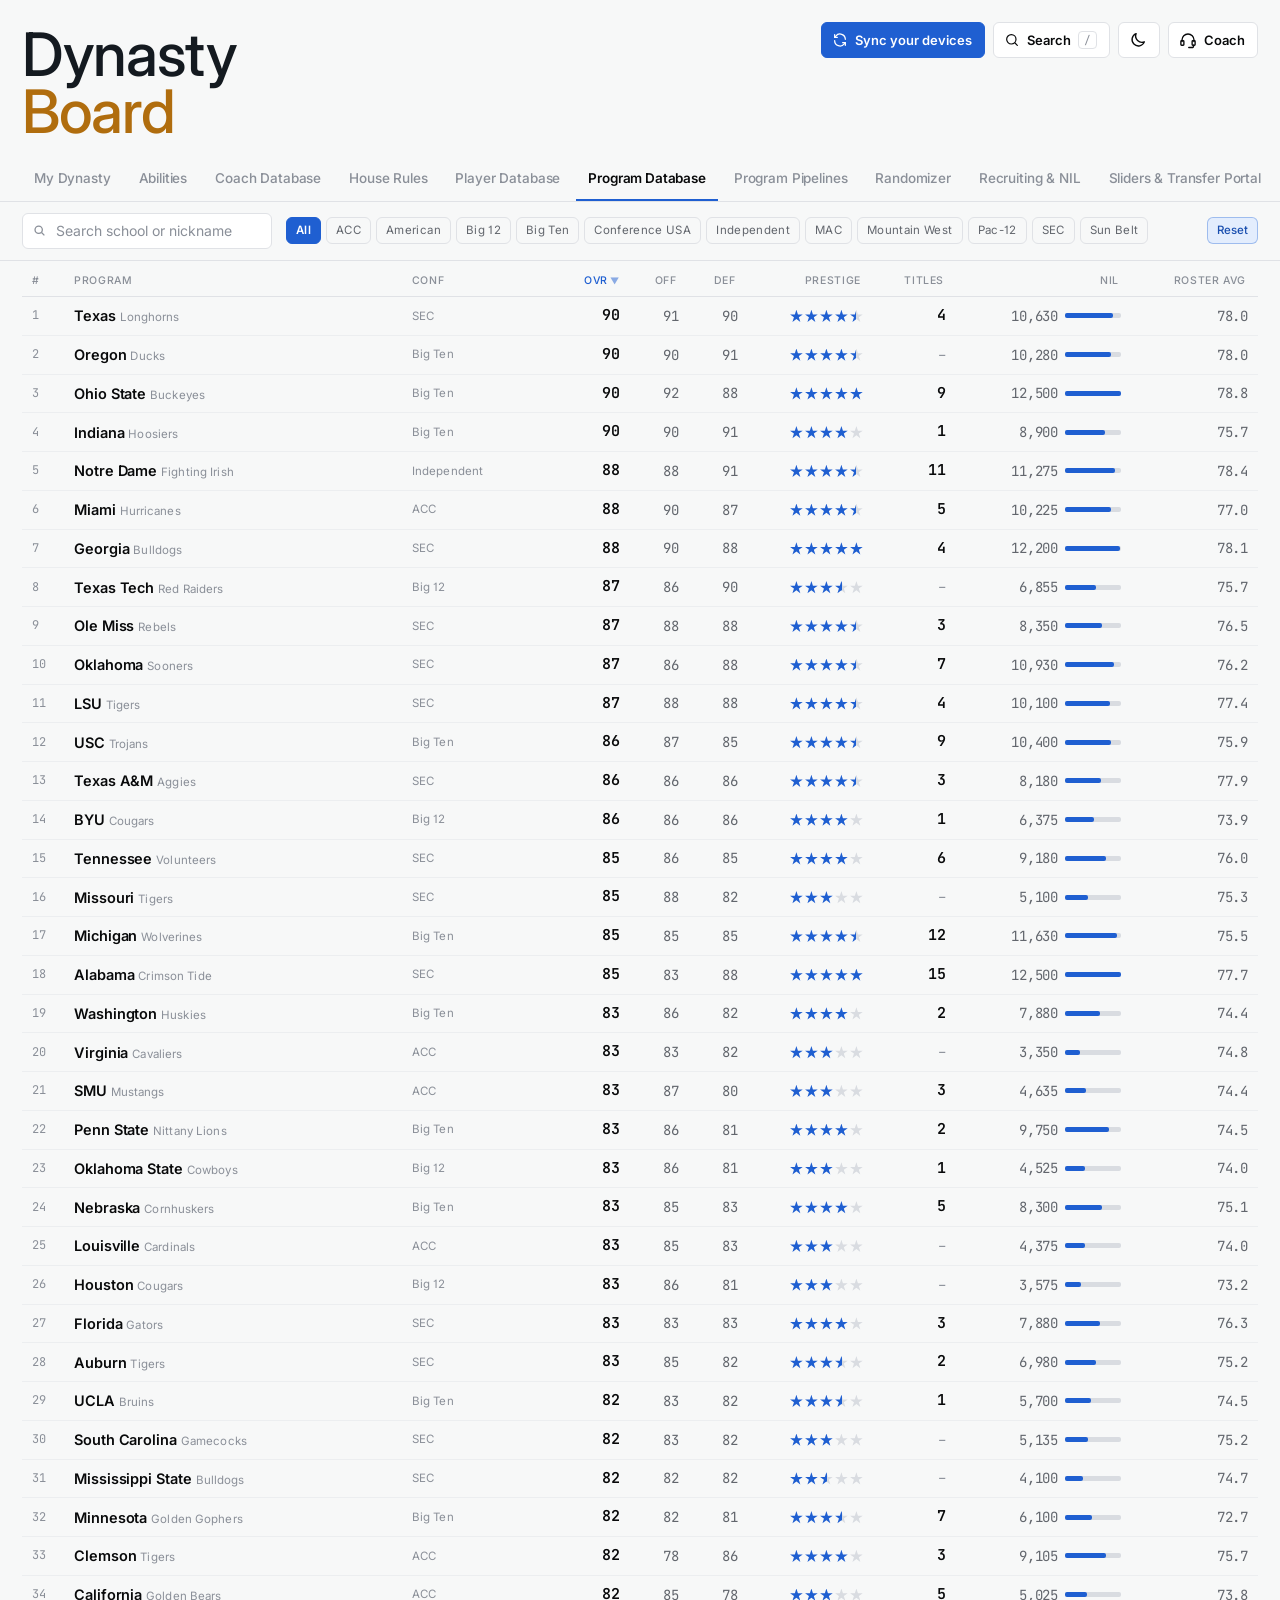
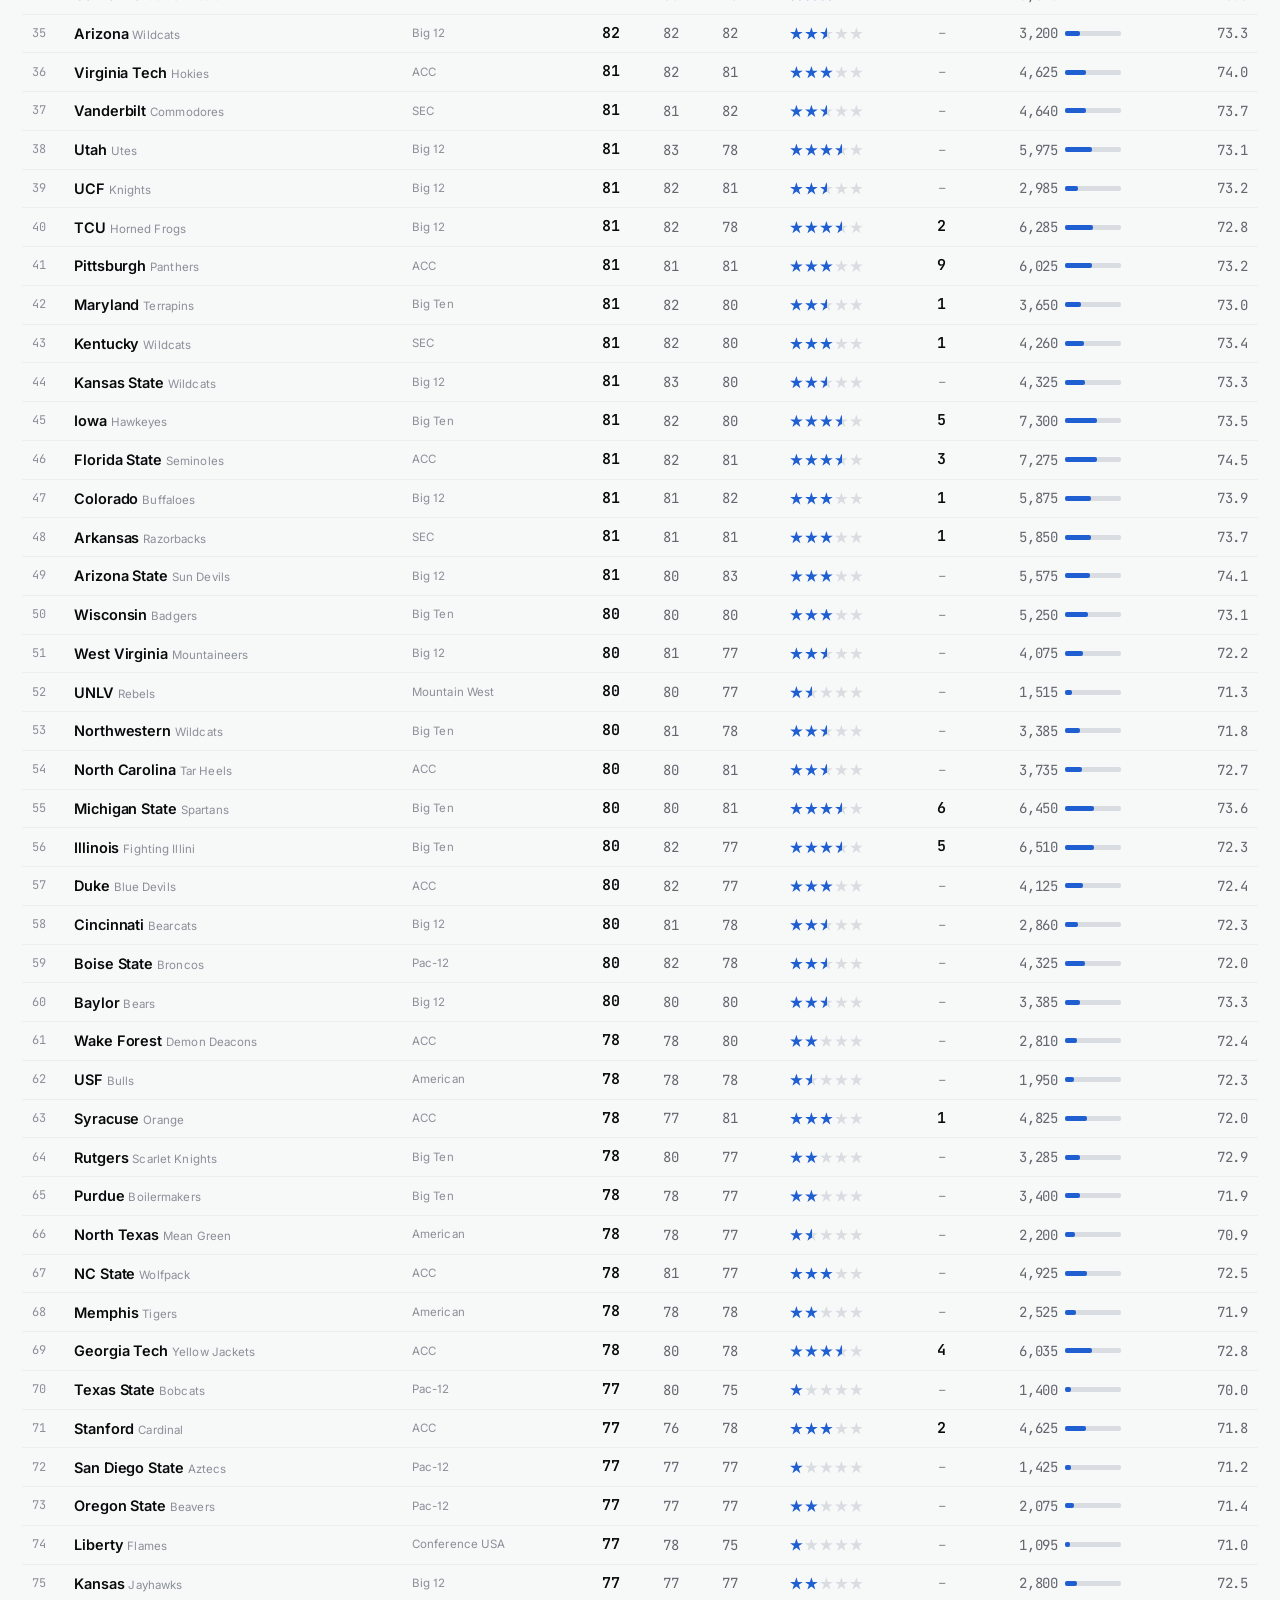
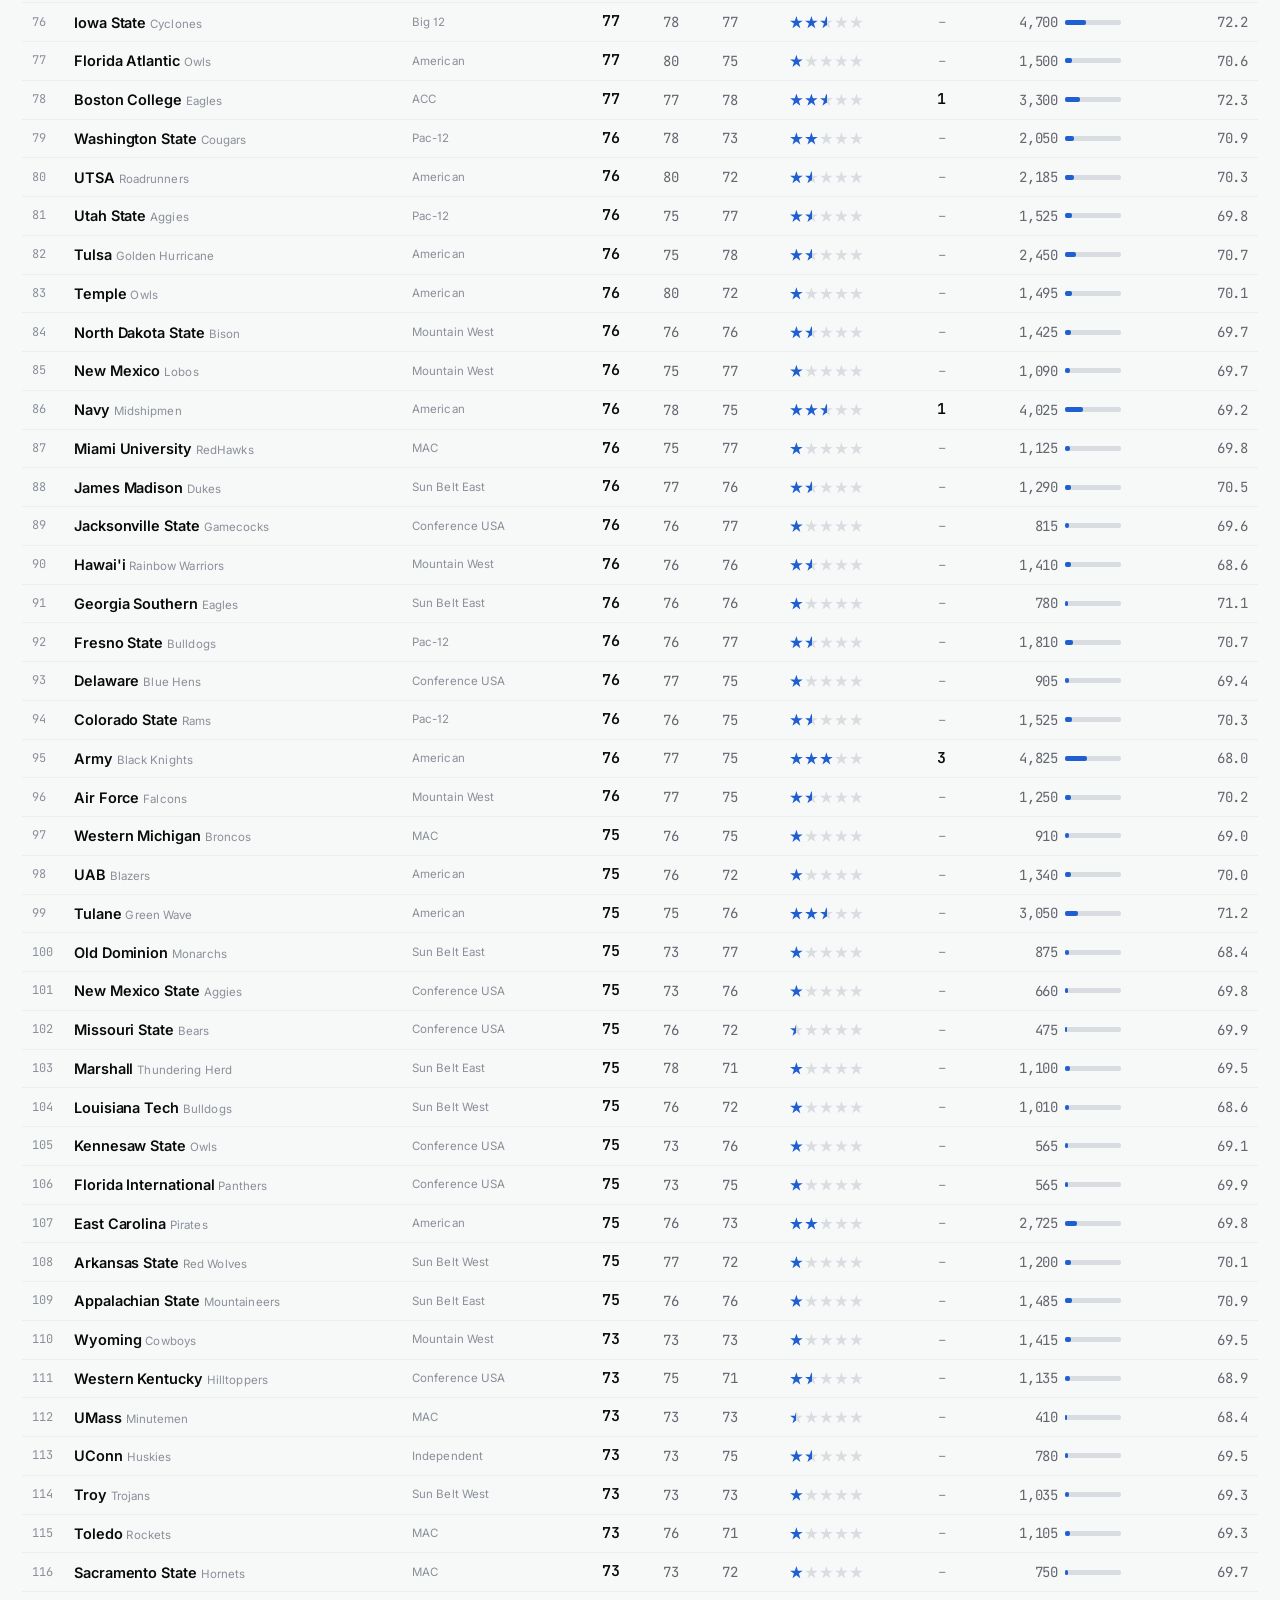
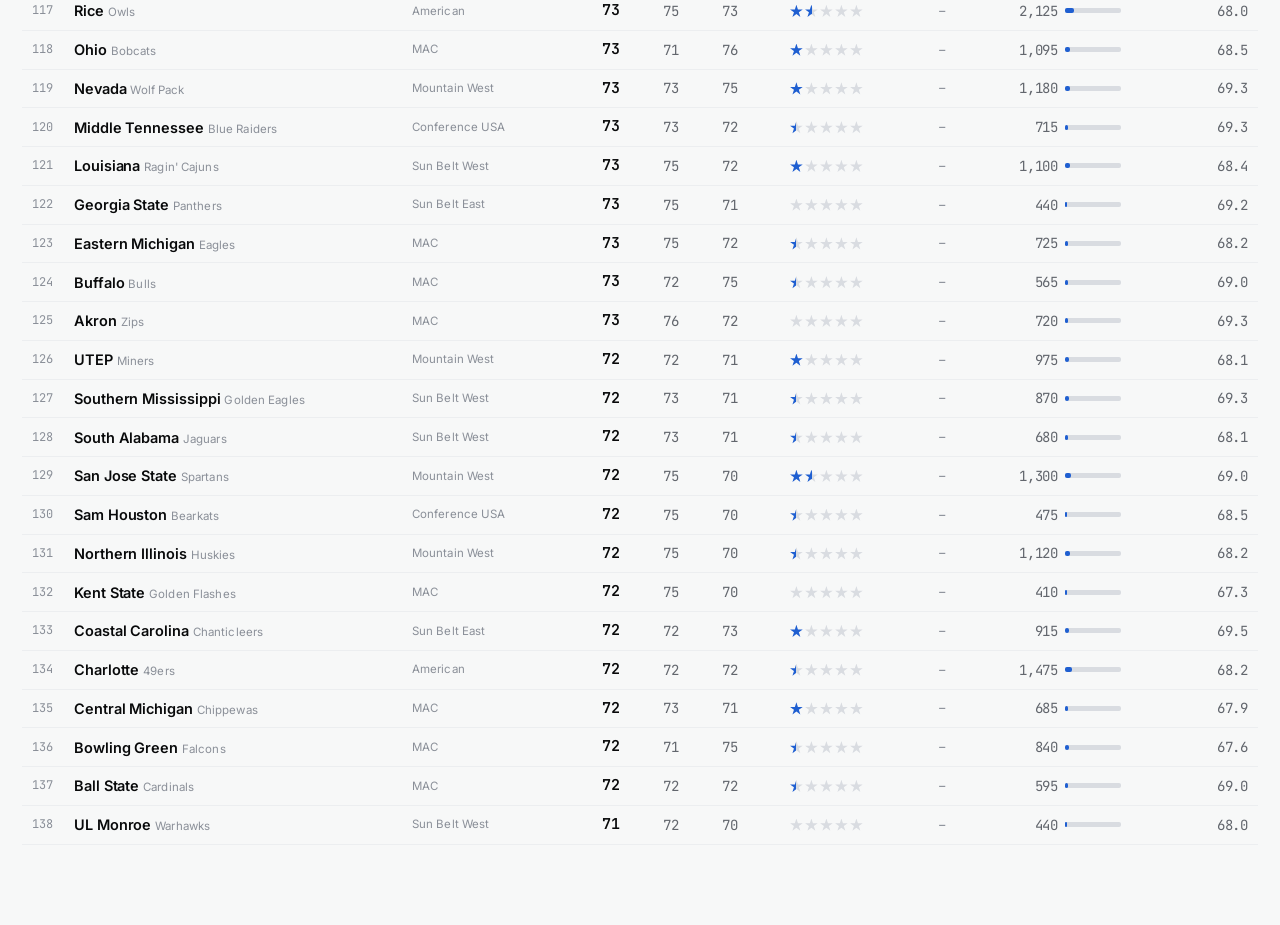
<file: public/index.html>
<!doctype html><html><head><meta charset=utf8><meta name=viewport content="width=device-width,initial-scale=1,viewport-fit=cover"><style>:root{color-scheme:light;box-sizing:border-box;padding-top:env(safe-area-inset-top,0px);padding-bottom:env(safe-area-inset-bottom,0px)}html{scroll-padding-top:env(safe-area-inset-top,0px)}body{margin:0;padding:0;font:14px -apple-system,BlinkMacSystemFont,sans-serif;background:#faf9f5;color:#141413}img{max-width:100%}[hidden]:not([hidden=until-found i]){display:none!important}</style></head><body>
<title>CFB 27 Dynasty Board</title>
<link rel="icon" href="/favicon.ico" sizes="32x32 48x48">
<link rel="icon" href="/favicon.svg" type="image/svg+xml">
<link rel="apple-touch-icon" href="/apple-touch-icon.png">
<link rel="preconnect" href="https://fonts.googleapis.com">
<link rel="preconnect" href="https://fonts.gstatic.com" crossorigin>
<link rel="stylesheet" href="https://fonts.googleapis.com/css2?family=Inter:opsz,wght@14..32,300..700&family=JetBrains+Mono:wght@400;500;600&display=swap">

<script>try{const t=localStorage.getItem("theme-v1");if(t==="light"||t==="dark")document.documentElement.dataset.theme=t}catch(e){}</script>
<link rel="stylesheet" href="css/site.css">

<div class="masthead">
  <h1 class="wordmark">Dynasty<br><em>Board</em></h1>
  <div class="mhact">
  <button class="coachbtn syncbtn" id="syncOpen" type="button" title="Keep your dynasties the same on every device"><svg width="16" height="16" viewBox="0 0 24 24" fill="none" stroke="currentColor" stroke-width="1.9" stroke-linecap="round" stroke-linejoin="round" aria-hidden="true"><path d="M20 11a8 8 0 0 0-14.3-4.9L4 8"/><path d="M4 4v4h4"/><path d="M4 13a8 8 0 0 0 14.3 4.9L20 16"/><path d="M20 20v-4h-4"/></svg><span id="syncLbl">Sync your devices</span></button>
  <button class="coachbtn gsbtn" id="gsOpen" type="button" aria-haspopup="dialog" aria-label="Search everything" title="Search everything (Ctrl+K or /)"><svg width="16" height="16" viewBox="0 0 24 24" fill="none" stroke="currentColor" stroke-width="1.8" stroke-linecap="round" aria-hidden="true"><circle cx="11" cy="11" r="7"/><path d="m20 20-3.5-3.5"/></svg>Search <kbd>/</kbd></button>
  <button class="coachbtn themebtn" id="themeBtn" type="button"></button>
  <button class="coachbtn" id="pOpen" type="button" aria-controls="pChat" aria-expanded="false" title="Plan a dynasty with Coach"><svg width="18" height="18" viewBox="0 0 24 24" fill="none" stroke="currentColor" stroke-width="1.8" stroke-linecap="round" stroke-linejoin="round" aria-hidden="true"><path d="M4 14v-2a8 8 0 0 1 16 0v2"/><rect x="2.5" y="13" width="4" height="6" rx="1"/><rect x="17.5" y="13" width="4" height="6" rx="1"/><path d="M19.5 19v.5a2.5 2.5 0 0 1-2.5 2.5h-4"/></svg>Coach</button>
  </div>
</div>

<dialog class="gs" id="gs" aria-label="Search everything">
  <label class="search"><svg width="16" height="16" viewBox="0 0 24 24" fill="none" stroke="currentColor" stroke-width="1.8" stroke-linecap="round" aria-hidden="true"><circle cx="11" cy="11" r="7"/><path d="m20 20-3.5-3.5"/></svg>
    <input id="gsq" type="search" placeholder="Team, coach, ability, rule or tab" autocomplete="off" spellcheck="false" role="combobox" aria-controls="gsl" aria-expanded="true" aria-autocomplete="list"><kbd>Esc</kbd></label>
  <ul class="cb" id="gsl" role="listbox"></ul>
</dialog>
<dialog class="gs plc" id="plc" aria-labelledby="plcN">
  <div class="ks-h"><h2 id="plcN"></h2><button class="ib" id="plcX" type="button" aria-label="Close"><kbd>Esc</kbd></button></div>
  <div id="plcB"></div>
</dialog>
<dialog class="gs ks sy" id="sy" aria-labelledby="syT">
  <div class="ks-h"><h2 id="syT">Sync your devices</h2><button class="ib" id="syX" type="button" aria-label="Close">&times;</button></div>
  <p class="hint sync-lede">Keep your saved work the same on your phone and computer. No account needed: just a sync code.</p>
  <div id="syBody"></div>
  <div class="sync-foot"><button class="ghost pri" id="syDone" type="button">Done</button></div>
</dialog>
<dialog class="gs ks" id="ks" aria-labelledby="ksT">
  <div class="ks-h"><h2 id="ksT">Keyboard shortcuts</h2><button class="ib" id="ksX" type="button" aria-label="Close"><kbd>Esc</kbd></button></div>
  <div id="ksL"></div>
</dialog>
<nav class="nav" aria-label="Sections">
<div class="tabs" role="tablist" aria-label="Views">
  <button class="tab" role="tab" id="tabDyn" aria-controls="viewDyn" aria-selected="false" tabindex="-1" type="button">My Dynasty</button>
  <button class="tab" role="tab" id="tabAb" aria-controls="viewAb" aria-selected="false" tabindex="-1" type="button">Abilities</button>
  <button class="tab" role="tab" id="tabCoach" aria-controls="viewCoach" aria-selected="false" tabindex="-1" type="button">Coach Database</button>
  <button class="tab" role="tab" id="tabHouse" aria-controls="viewHouse" aria-selected="false" tabindex="-1" type="button">House Rules</button>
  <button class="tab" role="tab" id="tabPlay" aria-controls="viewPlay" aria-selected="false" tabindex="-1" type="button">Player Database</button>
  <button class="tab" role="tab" id="tabBoard" aria-controls="viewBoard" aria-selected="true" type="button">Program Database</button>
  <button class="tab" role="tab" id="tabPipe" aria-controls="viewPipe" aria-selected="false" tabindex="-1" type="button">Program Pipelines</button>
  <button class="tab" role="tab" id="tabRand" aria-controls="viewRand" aria-selected="false" tabindex="-1" type="button">Randomizer</button>
  <button class="tab" role="tab" id="tabRec" aria-controls="viewRec" aria-selected="false" tabindex="-1" type="button">Recruiting &amp; NIL</button>
  <button class="tab" role="tab" id="tabSlide" aria-controls="viewSlide" aria-selected="false" tabindex="-1" type="button">Sliders &amp; Transfer Portal</button>
</div>
</nav>

<div id="viewBoard" role="tabpanel" aria-labelledby="tabBoard">
<div class="rail">
  <div class="rail-in">
    <label class="search">
      <svg width="13" height="13" viewBox="0 0 16 16" fill="none" stroke="currentColor" stroke-width="1.6" aria-hidden="true"><circle cx="7" cy="7" r="4.5"/><path d="M10.5 10.5 14 14"/></svg>
      <input id="q" type="search" placeholder="Search school or nickname" aria-label="Search school or nickname" autocomplete="off" spellcheck="false">
    </label>
    <div class="chips" id="chips" role="group" aria-label="Filter by conference"></div>
    <span class="spacer"></span>
    <button class="ghost" id="reset" type="button">Reset</button>
  </div>
</div>

<div class="sheet">
  <div class="scroller">
    <table>
      <thead><tr id="hrow"></tr></thead>
      <tbody id="rows"></tbody>
    </table>
  </div>
  <div class="empty" id="empty" hidden>No program matches that search.</div>
</div>
</div>

<section id="viewRand" class="rand" role="tabpanel" aria-labelledby="tabRand" hidden>
  <div>
    <h2>Pick my program</h2>
    <div class="seg" role="group" aria-label="Randomizer mode">
      <button type="button" data-mode="any" aria-pressed="true">Completely random</button>
      <button type="button" data-mode="filt" aria-pressed="false">Use my filters</button>
    </div>
    <div class="poolline" aria-live="polite"><b id="poolN">138</b> programs in the pool</div>
    <button class="roll" id="roll" type="button">Pick my program</button>
    <div id="rFilters" hidden>
      <div class="fgroup"><span class="lbl">National championship</span>
        <div class="chips" data-g="ti"></div></div>
      <div class="fgroup"><span class="lbl">Prestige</span>
        <div class="chips" data-g="p"></div></div>
      <div class="fgroup"><span class="lbl">NIL budget</span>
        <div class="chips" data-g="nt"></div></div>
      <div class="fgroup"><span class="lbl">Power 4, Group of 6 or Independent</span>
        <div class="chips" data-g="lv"></div></div>
      <div class="fgroup"><span class="lbl">Conference</span>
        <div class="chips" data-g="c"></div></div>
    </div>
    <div class="hist" id="hist"></div>
  </div>
  <div class="result idle" id="result" aria-live="polite">Your program shows up here.</div>
</section>

<section id="viewCoach" role="tabpanel" aria-labelledby="tabCoach" hidden>
  <div class="rail crail">
    <div class="rail-in">
      <label class="search">
        <svg width="13" height="13" viewBox="0 0 16 16" fill="none" stroke="currentColor" stroke-width="1.6" aria-hidden="true"><circle cx="7" cy="7" r="4.5"/><path d="M10.5 10.5 14 14"/></svg>
        <input id="cq" type="search" placeholder="Search coach or school" aria-label="Search coach or school" autocomplete="off" spellcheck="false">
      </label>
      <div class="chips" id="cchips" role="group" aria-label="Filter by role"></div>
      <span class="spacer"></span>
      <span class="sub" aria-live="polite"><b class="mono" id="cN" style="color:var(--text)">414</b> coaches</span>
    </div>
  </div>
  <div class="sheet">
    <div class="scroller">
      <table class="ctab">
        <thead><tr id="chrow"></tr></thead>
        <tbody id="crows"></tbody>
      </table>
    </div>
    <div class="empty" id="cempty" hidden>No coach matches that search.</div>
  </div>
</section>

<section id="viewPlay" role="tabpanel" aria-labelledby="tabPlay" hidden>
  <div class="rail">
    <div class="rail-in">
      <label class="search">
        <svg width="13" height="13" viewBox="0 0 16 16" fill="none" stroke="currentColor" stroke-width="1.6" aria-hidden="true"><circle cx="7" cy="7" r="4.5"/><path d="M10.5 10.5 14 14"/></svg>
        <input id="plq" type="search" placeholder="Search player or school" aria-label="Search player or school" autocomplete="off" spellcheck="false">
      </label>
      <div class="chips" id="plpos" role="group" aria-label="Filter by position"></div>
      <div class="plsel">
        <select id="plteam" aria-label="Program"></select>
        <select id="plconf" aria-label="Conference"></select>
        <select id="plyr" aria-label="Class year"><option value="">All years</option><option>FR</option><option>SO</option><option>JR</option><option>SR</option></select>
        <select id="pldev" aria-label="Dev trait"><option value="">Any dev trait</option><option value="1">Impact</option><option value="2">Star</option><option value="3">Elite</option><option value="0">Normal</option></select>
        <select id="plarch" aria-label="Archetype"></select>
      </div>
      <span class="spacer"></span>
      <span class="sub" aria-live="polite"><b class="mono" id="plN" style="color:var(--text)">11,730</b> players</span>
    </div>
  </div>
  <div class="sheet">
    <div class="scroller plscroll" tabindex="0" aria-label="Player ratings table, scrolls sideways">
      <table class="ctab ptab">
        <thead><tr id="plhrow"></tr></thead>
        <tbody id="plrows"></tbody>
      </table>
    </div>
    <div class="empty" id="plempty" hidden>No player matches those filters.</div>
    <button class="rmore" id="plmore" type="button" hidden></button>
    <p class="hint plsrc">Scroll sideways for every rating, or click a player for their card. Every rating comes from the College Football 27 main-menu roster in the game files (<span id="plIt">game roster</span>).</p>
  </div>
</section>

<section id="viewPipe" role="tabpanel" aria-labelledby="tabPipe" hidden>
  <div class="rail prail">
    <div class="rail-in">
      <label class="search">
        <svg width="13" height="13" viewBox="0 0 16 16" fill="none" stroke="currentColor" stroke-width="1.6" aria-hidden="true"><circle cx="7" cy="7" r="4.5"/><path d="M10.5 10.5 14 14"/></svg>
        <input id="pq" type="text" placeholder="Search a program" aria-label="Search a program" autocomplete="off" spellcheck="false">
      </label>
      <div class="pnav"><button class="ghost" id="pprev" type="button" aria-label="Previous program">&larr;</button><button class="ghost" id="pnext" type="button" aria-label="Next program">&rarr;</button></div>
      <span class="spacer"></span>
      <div class="pmode"><label class="sub" for="ppipe">Rank by pipeline</label><select id="ppipe"><option value="">Choose a pipeline&hellip;</option></select></div>
    </div>
  </div>
  <div class="pipe">
    <div>
      <div class="tiers" id="ptiers" aria-label="Pipeline tiers"></div>
      <div class="pmap" id="pmap"></div>
    </div>
    <div class="pside">
      <div class="pcard" id="pcard"></div>
      <div class="pcard" id="prank" hidden></div>
    </div>
  </div>
</section>

<section id="viewHouse" class="house" role="tabpanel" aria-labelledby="tabHouse" hidden>
  <div>
    <h2 class="hh">House rules</h2>
    <div class="fgroup"><label class="lbl" for="hq">Your program</label>
      <div class="hprog">
        <span class="search">
          <svg width="13" height="13" viewBox="0 0 16 16" fill="none" stroke="currentColor" stroke-width="1.6" aria-hidden="true"><circle cx="7" cy="7" r="4.5"/><path d="M10.5 10.5 14 14"/></svg>
          <input id="hq" type="text" placeholder="Search a program" autocomplete="off" spellcheck="false">
        </span>
        <button class="ghost" id="hteamr" type="button">Random program</button>
      </div>
    </div>
    <div class="seg" id="hseg" role="group" aria-label="House rules source">
      <button type="button" data-hm="preset" aria-pressed="true">Presets</button>
      <button type="button" data-hm="random" aria-pressed="false">Randomly generated</button>
    </div>
    <button class="ghost hbuild" type="button" id="hbuild">+ Build your own preset</button>
    <div id="hPre" class="presets"></div>
    <div id="hRnd" hidden>
      <div class="poolline">Recruiting territory and star power are always in the deal. Locked rules stay put.</div>
      <button class="roll" id="hdeal" type="button">Deal house rules</button>
      <div class="fgroup"><span class="lbl">Strictness</span><div class="chips" id="hstrict"></div></div>
      <div class="fgroup"><span class="lbl">Program</span>
        <div class="chips"><button class="chip" type="button" id="hrprog" aria-pressed="false">Also pick a random program</button></div></div>
    </div>
  </div>
  <div>
    <div class="book" id="hbook" aria-live="polite"></div>
    <details class="lib" id="hlib"><summary id="hlibs">Rule library</summary>
      <div class="lnew"><button class="ghost pri" id="hnew" type="button">+ Create a custom rule</button><span class="hsmall" style="margin:0">Custom rules and presets are saved in this browser.</span></div>
      <div id="hform" hidden></div>
      <div id="hlibin"></div></details>
  </div>
</section>


<section id="viewRec" class="sl rec" role="tabpanel" aria-labelledby="tabRec" hidden>
  <header class="sl-head">
    <div>
      <h2 class="hh">Recruiting &amp; NIL plan</h2>
    </div>
    <div class="rec-ctl">
    <button type="button" class="tgl" id="rLink" role="switch" aria-checked="true" title="When on, this tab and House Rules share one program"><span class="trk" aria-hidden="true"><i></i></span>Follow House Rules team</button>
    <label class="search rec-q">
      <svg width="13" height="13" viewBox="0 0 16 16" fill="none" stroke="currentColor" stroke-width="1.6" aria-hidden="true"><circle cx="7" cy="7" r="4.5"/><path d="M10.5 10.5 14 14"/></svg>
      <input id="rq" type="text" placeholder="Search a program" aria-label="Program for the recruiting plan" autocomplete="off" spellcheck="false">
    </label>
    </div>
  </header>
  <div class="chips" id="recMode" role="group" aria-label="Plan or recruiting board"></div>
  <div class="rec-grid" id="recGrid"></div>
  <div id="rbWrap" hidden>
    <div class="rb-bar"><p class="hint">Plan the type of player you want at every spot, built around your scheme. Tap a card to pick an archetype.</p><button type="button" class="ghost" id="rbClear">Clear board</button></div>
    <div class="rb" id="rb"></div>
  </div>
  <p class="rec-src" id="recSrc">Mechanics from launch-window guides (June and July 2026); patches may have changed some numbers. Sources:
    <a href="https://dynastycentral.gg/college-football-27/dynasty-guides/recruiting-guide" target="_blank" rel="noopener">Dynasty Central</a>,
    <a href="https://gamerant.com/college-football-cfb-27-dynasty-recruiting-guide/" target="_blank" rel="noopener">Game Rant</a>,
    <a href="https://cfb27.com/article/cfb-27-dynasty-recruiting-guide" target="_blank" rel="noopener">CFB27.com</a>.
    Real-world recruiting patterns:
    <a href="https://thespade.substack.com/p/the-2026-college-football-recruiting" target="_blank" rel="noopener">The Spade</a>,
    <a href="https://www.espn.com/college-football/story/_/id/43601368/recruiting-roster-challenges-facing-group-5-power-4-gap-college-football-conferences" target="_blank" rel="noopener">ESPN</a>,
    <a href="https://thenilstandard.com/guides/what-college-football-positions-cost" target="_blank" rel="noopener">The NIL Standard</a>.
    Team data from the same preseason save as the rest of the board.</p>
</section>

<section id="viewDyn" class="house dyn" role="tabpanel" aria-labelledby="tabDyn" hidden>
  <div>
    <h2 class="hh">My dynasties</h2>
    <p class="hint">Save a program and its house rules as a dynasty. Each one keeps its rules, pipelines and recruiting &amp; NIL plan together.</p>
    <button class="ghost pri" id="dNew" type="button" style="margin:18px 0; width:100%">Save House Rules as a dynasty</button>
    <div class="seg" id="dSeg" role="group" aria-label="Active or archived dynasties"></div>
    <ul class="dlist" id="dList"></ul>
    <div class="dbak">
      <p class="hint">Back up your dynasties, house rules, custom rules and settings to a file, or restore them from one. Use it to move them to another browser or device.</p>
      <div class="dbak-b"><button class="ghost" id="dBackup" type="button">Back up to a file</button><button class="ghost" id="dRestore" type="button">Restore from a file</button></div>
      <input type="file" id="dFile" accept=".json,application/json" hidden>
      <p class="hint dbak-msg" id="dBakMsg" role="status" hidden></p>
    </div>
  </div>
  <div id="dView" aria-live="polite"></div>
</section>

<section id="viewSlide" class="sl" role="tabpanel" aria-labelledby="tabSlide" hidden>
  <div class="chips sl-mode" id="slMode" role="group" aria-label="Sliders or transfer portal">
    <button type="button" class="chip" data-m="sl" aria-pressed="true">Sliders</button>
    <button type="button" class="chip" data-m="tp" aria-pressed="false">Transfer Portal</button>
  </div>
  <header class="sl-head" id="slHead">
    <div>
      <h2 class="hh sl-title">CFB27 Sliders by <span class="sl-seg" id="slSet" role="group" aria-label="Slider author"></span></h2>
      <p class="hint"><span id="slVer">v5.5 · Posted 9/25/26</span> · <span class="sl-chg">Highlighted</span> values changed in this version.</p>
    </div>
    <div class="chips" id="slDiff" role="group" aria-label="Difficulty"></div>
  </header>
  <div class="sl-grid" id="slGrid"></div>
  <!-- Transfer portal tips (owner, Oct 2026): from community five-season dynasty sims, written in our own words. -->
  <div id="slTpView" hidden>
  <h2 class="hh sl-tp-h" id="slTp">Transfer portal settings</h2>
  <p class="hint sl-tp-sub">Found in League Settings. They change who leaves each offseason and how strong the rest of the league stays.</p>
  <div class="sl-grid sl-tp">
    <section class="sl-card sl-tip"><h3>Max transfers per team<span>The biggest lever</span></h3>
      <p>Caps how many players each team can lose to the portal every offseason.</p>
      <p>High caps let weaker programs lose half their depth, and the bottom of the league sinks within a few seasons. Low caps keep more teams competitive.</p>
      <p class="sl-tip-do"><b>Tip:</b> 5 to 10 keeps the league balanced. Go higher only if you want a few superteams.</p></section>
    <section class="sl-card sl-tip"><h3>Transfer chance<span>User and CPU</span></h3>
      <p>How likely each player is to enter the portal. You set it separately for your team and the CPU.</p>
      <p>It mostly changes how many 2★ and 3★ players move. Every cycle has a fairly fixed group of stars: about 0 to 5 five-stars and 50 to 200 four-stars, whatever the setting.</p>
      <p class="sl-tip-do"><b>Tip:</b> a high chance with a low cap makes good teams lose real talent while limiting the damage to small schools.</p></section>
    <section class="sl-card sl-tip"><h3>Unsigned transfers<span>Why players vanish</span></h3>
      <p>CPU teams are slow to sign transfers. The bigger the portal, the more players go unsigned, even some 4★s.</p>
      <p>Unsigned players either disappear from the dynasty or come back as walk-ons the next offseason, so a huge portal drains talent from the whole league.</p>
      <p class="sl-tip-do"><b>Tip:</b> if good players keep vanishing, lower Max transfers before anything else.</p></section>
    <section class="sl-card"><h3>Starting points<span>Max / chance</span></h3><table><tbody>
      <tr><td class="l">Competitive league<small>About 600 to 700 transfers a year</small></td><td class="mono">5 / 100</td></tr>
      <tr><td class="l">More movement<small>More players go unsigned</small></td><td class="mono">10 / 100</td></tr>
      <tr><td class="l">Quiet portal<small>Mostly stars move</small></td><td class="mono">5 / 25-50</td></tr>
      <tr><td class="l">Chaos<small>Weak teams get gutted</small></td><td class="mono">20+ / 100</td></tr>
    </tbody></table></section>
  </div>
  </div>
</section>

<section id="viewAb" class="sl ab" role="tabpanel" aria-labelledby="tabAb" hidden>
  <header class="sl-head">
    <div>
      <h2 class="hh">Abilities</h2>
      <div class="chips" id="abMode" role="group" aria-label="Player or coach abilities" style="margin-top:10px"></div>
    </div>
    <input class="ab-q" id="abQ" type="search" placeholder="Search an ability" aria-label="Search abilities" autocomplete="off">
  </header>
  <div id="abPlayer">
    <p class="hint ab-legend"><span class="mt mt0">Bronze</span><span class="mt mt1">Silver</span><span class="mt mt2">Gold</span><span class="mt mt3">Platinum</span></p>
    <div class="chips" id="abPos" role="group" aria-label="Position" style="margin:16px 0"></div>
    <div class="sl-grid" id="abGrid"></div>
  </div>
  <div id="abMental" hidden>
    <p class="hint" style="margin:18px 0 16px">Any player can have these. In Road to Glory you pick three, and each stays active only while its meter stays high.</p>
    <ul class="ab-list ab-ment" id="abMent"></ul>
  </div>
  <div id="abChg" hidden>
    <div class="pc-form">
      <label>From<select id="pcFp" aria-label="Current position"></select></label>
      <label>Archetype<select id="pcFa" aria-label="Current archetype"></select></label>
      <span class="pc-arrow" aria-hidden="true">&rarr;</span>
      <label>To<select id="pcTp" aria-label="New position"></select></label>
      <label>New archetype<select id="pcTa" aria-label="New archetype"></select></label>
      <label class="pc-note">Note<textarea id="pcNote" rows="1" maxlength="200" placeholder="Optional, e.g. needs 85+ speed"></textarea></label>
      <button class="ghost pri" id="pcAdd" type="button">Save change</button>
    </div>
    <div class="sl-grid" id="pcList" style="margin-top:18px"></div>
  </div>
  <div id="abCoach" hidden>
    <div class="chips" id="abArch" role="group" aria-label="Coach archetype" style="margin:16px 0"></div>
    <div id="abCGrid"></div>
    <p class="hint ab-src">Costs and values come from CFB 27 game-file data.</p>
  </div>
</section>

<aside class="pchat" id="pChat" aria-labelledby="pTitle">
  <div class="phead"><h2 id="pTitle">Coach</h2>
    <button class="pai" id="pClear" type="button" title="Clear the chat and start over">Clear</button>
    <button class="dclose" id="pClose" type="button" aria-label="Close Coach" style="position:static">×</button></div>
  <div class="plog" id="pLog" aria-live="polite"></div>
  <p class="pstat" id="pNote">Longer messages are read by Cloudflare's AI to work out what you're asking. Answers come only from this site's data.</p>
  <form class="pform" id="pForm"><textarea id="pIn" rows="1" autocomplete="off" aria-label="Ask Coach"></textarea><button type="submit">Send</button></form>
</aside>
<div class="scrim" id="scrim"></div>
<aside class="dossier" id="dossier" role="dialog" aria-modal="true" aria-labelledby="dname" hidden>
  <div class="dhead">
    <button class="dclose" id="dclose" type="button" aria-label="Close">&times;</button>
    <h2 class="dname" id="dname"></h2>
    <div class="dmeta" id="dmeta"></div>
    <div class="motto" id="dmotto"></div>
    <div class="tags" id="dtags"></div>
    <div class="dfacts" id="dfacts"></div>
  </div>
  <div class="dbody" id="dbody"></div>
</aside>

<script src="js/data/teams.js"></script>
<script src="js/data/map.js"></script>
<script src="js/core.js"></script>
<script src="js/board.js"></script>
<script src="js/tabs.js"></script>
<script src="js/picker.js"></script>
<script src="js/coaches.js"></script>
<script src="js/players.js"></script>
<script src="js/randomizer.js"></script>
<script src="js/pipelines.js"></script>
<script src="js/house.js"></script>
<script src="js/sliders.js"></script>
<script src="js/abilities.js"></script>
<script src="js/search.js"></script>
<script src="js/recruiting.js"></script>
<script src="js/dynasty.js"></script>
<script src="js/sync.js"></script>
<script src="js/coach-chat.js"></script>
<script src="js/theme.js"></script>
<script src="js/start.js"></script>

</body></html>
</file>
<file: public/css/site.css>
:root{
  color-scheme:light;
  --ground:#F7F8F8; --panel:#FFFFFF; --raise:#F1F2F4;
  --text:#08090A; --dim:#62666D; --faint:#8A8F98;
  --line:#E0E2E6; --hair:#ECEEF0;
  --accent:#1F5FD1; --accent-soft:#E3EDFD; --accent-ink:#1A4FAF;
  --cta:#1F5FD1; --on-cta:#FFFFFF;
  --logo:#141A20; --logo-em:#B06D0E;
  --focus:#08090A;
  --pip-off:#D9DCE1;
  --shadow:rgba(8,9,10,.12) 0 4px 32px;
  --ease:cubic-bezier(.4,0,.2,1);
}
@media (prefers-color-scheme:dark){
  :root:not([data-theme="light"]){
    color-scheme:dark;
    --ground:#08090A; --panel:#0F1011; --raise:#161718;
    --text:#E5E5E6; --dim:#8A8F98; --faint:#62666D;
    --line:#23252A; --hair:#1A1B1E;
    --accent:#5B9BFF; --accent-soft:rgba(91,155,255,.12); --accent-ink:#5B9BFF;
    --cta:#5B9BFF; --on-cta:#08090A;
    --logo:#E5E5E6; --logo-em:#E8A33D;
    --focus:#D0D6E0;
    --pip-off:#23252A;
    --shadow:rgba(8,9,10,.6) 0 4px 32px;
  }
}
:root[data-theme="dark"]{
  color-scheme:dark;
  --ground:#08090A; --panel:#0F1011; --raise:#161718;
  --text:#E5E5E6; --dim:#8A8F98; --faint:#62666D;
  --line:#23252A; --hair:#1A1B1E;
  --accent:#5B9BFF; --accent-soft:rgba(91,155,255,.12); --accent-ink:#5B9BFF;
  --cta:#5B9BFF; --on-cta:#08090A;
  --logo:#E5E5E6; --logo-em:#E8A33D;
  --focus:#D0D6E0;
  --pip-off:#23252A;
  --shadow:rgba(8,9,10,.6) 0 4px 32px;
}

*{box-sizing:border-box}
body{
  margin:0; background:var(--ground); color:var(--text);
  font-family:Inter,ui-sans-serif,system-ui,sans-serif;
  font-size:14px; line-height:1.45;
  -webkit-font-smoothing:antialiased;
}
.mono{font-family:"JetBrains Mono",ui-monospace,Menlo,monospace;font-variant-numeric:tabular-nums}
.wide{font-family:Inter,sans-serif;}

/* ---------- masthead ---------- */
.masthead{
  padding:26px 22px 0; max-width:1500px; margin:0 auto;
  display:flex; flex-wrap:wrap; align-items:flex-end; gap:10px 26px;
}
.wordmark{
  font-family:Inter,sans-serif; font-weight:510;
  font-size:clamp(36px,5.6vw,60px); line-height:.95; letter-spacing:-.015em;
  margin:0; text-wrap:balance;
}
.wordmark{color:var(--logo)}
/* logo colors come from the favicon: slate #141A20 and amber #E8A33D (deeper amber in light mode for contrast) */
.wordmark em{font-style:normal;color:var(--logo-em)}

/* ---------- controls ---------- */
.rail{
  position:sticky; top:0; z-index:30; background:var(--ground);
  border-bottom:1px solid var(--line); margin-top:20px;
}
.rail-in{max-width:1500px; margin:0 auto; padding:11px 22px;
  display:flex; flex-wrap:wrap; gap:9px 14px; align-items:center}
.search{
  flex:0 1 250px; display:flex; align-items:center; gap:8px;
  border:1px solid var(--line); background:var(--panel); padding:6px 10px;
}
.search input{
  border:0; outline:0; background:transparent; color:var(--text);
  font:inherit; width:100%; min-width:0;
}
.search input::placeholder{color:var(--faint)}
.search:focus-within{border-color:var(--accent)}
.search svg{flex:none; color:var(--faint)}
.chips{display:flex; flex-wrap:wrap; gap:5px}
.chip{
  font:inherit; font-size:11.5px; letter-spacing:.03em;
  border:1px solid var(--line); background:transparent; color:var(--dim);
  padding:4px 9px; cursor:pointer; white-space:nowrap;
}
.chip:hover{color:var(--text); border-color:var(--dim)}
.chip[aria-pressed="true"]{
  background:var(--cta); border-color:var(--cta);
  color:var(--on-cta); font-weight:590;
}
.spacer{flex:1 1 auto}
/* Secondary buttons: tinted blue so they read as clickable; .ghost.pri is the solid primary. */
.ghost{
  font:inherit; font-size:11.5px; font-weight:510; background:var(--accent-soft); color:var(--accent-ink);
  border:1px solid color-mix(in srgb, var(--accent) 35%, transparent); padding:4px 9px; cursor:pointer;
}
.ghost:hover{border-color:var(--accent); color:var(--accent-ink)}
.ghost:disabled{opacity:.45; cursor:default}

/* ---------- table ---------- */
.sheet{max-width:1500px; margin:0 auto; padding:0 22px 80px}
.scroller{}
/* an overflow ancestor would become the sticky containing block and kill the
   sticky header, so only create one on viewports narrow enough to need it */
@media (max-width:980px){
  .scroller{overflow-x:auto}
  thead th{position:static}
}
table{border-collapse:collapse; width:100%; min-width:880px}
thead th{
  position:sticky; top:var(--railh,47px); z-index:20; background:var(--ground);
  text-align:right; font-weight:510; font-size:10.5px; letter-spacing:.06em;
  text-transform:uppercase; color:var(--faint);
  padding:12px 10px 8px; border-bottom:1px solid var(--line);
  cursor:pointer; user-select:none; white-space:nowrap;
}
thead th:first-child,thead th.l{text-align:left}
thead th:hover{color:var(--text)}
thead th[aria-sort]{color:var(--accent)}
th .car{opacity:.5; font-size:9px; padding-left:2px}
tbody tr{border-bottom:1px solid var(--hair); cursor:pointer}
tbody tr:hover{background:var(--raise)}
tbody tr:focus-visible{outline:2px solid var(--focus); outline-offset:-2px}
tbody tr[aria-selected="true"]{background:var(--accent-soft)}
td{padding:8px 10px; text-align:right; white-space:nowrap}
td.l{text-align:left}
.rk{color:var(--faint); font-size:12px; width:42px}
.team{font-weight:590; font-size:14.5px; letter-spacing:-.005em}
.sub{color:var(--faint); font-size:11.5px; font-weight:400; letter-spacing:.01em}
.big{font-size:15px; font-weight:590}
.mut{color:var(--dim)}
.zero{color:var(--faint)}

/* prestige stars */
.stars{display:inline-flex; gap:2px; vertical-align:-2px}
.stars i{
  width:13px; height:13px; display:block; background:var(--pip-off);
  clip-path:polygon(50% 0%,61.8% 35.5%,98.8% 35.5%,68.8% 57.5%,80.4% 93%,
                    50% 71%,19.6% 93%,31.2% 57.5%,1.2% 35.5%,38.2% 35.5%);
}
.stars i.f{background:var(--accent)}
.stars i.h{background:linear-gradient(90deg,var(--accent) 50%,var(--pip-off) 50%)}

/* nil bar */
.nil{display:inline-flex; align-items:center; gap:7px; justify-content:flex-end}
.nilbar{width:56px; height:5px; background:var(--pip-off); position:relative}
.nilbar i{position:absolute; inset:0 auto 0 0; background:var(--accent)}

/* ---------- dossier ---------- */
.scrim{position:fixed; inset:0; background:rgba(8,9,10,.6); opacity:0; pointer-events:none;
  transition:opacity .18s ease; z-index:40}
.scrim.on{opacity:1; pointer-events:auto}
.dossier{
  position:fixed; top:0; right:0; bottom:0; width:min(640px,100vw);
  background:var(--panel); border-left:1px solid var(--line); box-shadow:var(--shadow);
  transform:translateX(100%); transition:transform .22s cubic-bezier(.4,.0,.2,1);
  z-index:50; display:flex; flex-direction:column;
}
.dossier.on{transform:none}
.dhead{padding:20px 22px 15px; border-bottom:1px solid var(--line); position:relative}
.dclose{position:absolute; top:14px; right:14px; background:transparent; border:1px solid var(--line);
  color:var(--dim); width:26px; height:26px; cursor:pointer; font-size:15px; line-height:1}
.dclose:hover{color:var(--text); border-color:var(--dim)}
.dname{
  font-family:Inter,sans-serif;
  font-weight:590; font-size:27px; line-height:1; margin:0 34px 6px 0;
  letter-spacing:-.01em; text-wrap:balance;
}
.dmeta{color:var(--dim); font-size:12px}
.dmeta b{color:var(--text); font-weight:510}
.motto{margin-top:9px; font-size:12.5px; color:var(--dim); font-style:italic}
.tags{margin-top:7px; display:flex; gap:6px; flex-wrap:wrap}
.tag{font-size:10.5px; letter-spacing:.03em; color:var(--accent-ink); background:var(--accent-soft);
  padding:2px 6px}
.dbody{overflow-y:auto; padding:0 22px 30px}
.pchips{margin:0 0 10px}
.pchips .chip{font-size:11px; padding:3px 7px}
.pchips .chip .mono{opacity:.65; font-size:10px}
.pchips .chip:disabled{opacity:.35; cursor:default}
h3{font-size:10.5px; letter-spacing:.06em; text-transform:uppercase; color:var(--faint);
  font-weight:510; margin:24px 0 9px; padding-bottom:6px; border-bottom:1px solid var(--line)}
.grades{display:grid; gap:6px}
.grow{display:grid; grid-template-columns:130px 1fr 26px; align-items:center; gap:9px; font-size:12px}
.grow em{font-style:normal; color:var(--dim)}
.gbar{height:6px; background:var(--pip-off); position:relative}
.gbar i{position:absolute; inset:0 auto 0 0; background:var(--accent)}
.glet{text-align:right; font-family:"JetBrains Mono",monospace; font-size:12px; font-weight:590}
.rost{width:100%; border-collapse:collapse; min-width:0}
.rost thead th{position:static; background:transparent; cursor:default; padding:4px 4px 5px; font-size:9.5px; color:var(--faint); text-align:right}
.rost thead th.l{text-align:left}
.rost thead th:hover{color:var(--faint)}
.rost thead th.srt{cursor:pointer; white-space:nowrap}
.rost thead th.srt:hover{color:var(--text)}
.rost thead th.srt[aria-sort]{color:var(--accent)}
.rost thead th.srt .car{opacity:.7; padding-left:3px}
.rost td{padding:5px 4px; border-bottom:1px solid var(--hair); font-size:12.5px}
.rost td:first-child{color:var(--faint); font-family:"JetBrains Mono",monospace; width:34px; text-align:left}
.rost td.nm{text-align:left; white-space:normal; line-height:1.25}
.staff td.l{text-align:left; white-space:normal}
.staff td:first-child{width:30px}
.rost td.yr{color:var(--faint); font-family:"JetBrains Mono",monospace; width:34px; text-align:left}
.dev{display:inline-block; font-size:9.5px; letter-spacing:.06em; text-transform:uppercase;
  padding:1px 4px; margin-left:5px; vertical-align:1px; border:1px solid transparent}
.dev.d3{background:var(--cta); color:var(--on-cta); font-weight:590}
.dev.d2{border-color:var(--accent); color:var(--accent-ink)}
.dev.d1{border-color:var(--line); color:var(--faint)}
.dev.d0{display:none}
.rmore{margin-top:10px; width:100%; font:inherit; font-size:11.5px; background:transparent;
  border:1px solid var(--line); color:var(--dim); padding:6px; cursor:pointer}
.rmore:hover{color:var(--text); border-color:var(--dim)}

/* ---------- tabs + randomizer ---------- */
.tabs{max-width:1500px; margin:18px auto 0; padding:0 22px; display:flex; gap:4px; border-bottom:1px solid var(--line)}
.tab{font:inherit; font-family:Inter,sans-serif;
  font-weight:590; font-size:12.5px; letter-spacing:-.011em;
  background:transparent; border:0; border-bottom:3px solid transparent; color:var(--faint);
  padding:9px 14px 8px; cursor:pointer; margin-bottom:-1px}
.tab:hover{color:var(--text)}
.tab[aria-selected="true"]{color:var(--text); border-bottom-color:var(--accent)}
.tabs .tab{font-size:13.5px; padding:11px 12px 10px}
.tab:focus-visible{outline:2px solid var(--focus); outline-offset:-2px}
#viewBoard .rail, #viewCoach .rail, #viewPlay .rail{margin-top:0}
.plsel{display:flex; flex-wrap:wrap; gap:6px}
.plsel select{font:inherit; font-size:12.5px; border:1px solid var(--line); border-radius:6px; background:var(--panel); color:var(--text); padding:5px 8px}
.ptab .yr{font-family:"JetBrains Mono",monospace; font-size:12px; color:var(--dim)}
#plmore{display:block; margin:14px auto 0}
.plsrc{margin-top:16px}
/* Player Database: one scroll box (both directions) so the header row and the Pos + Player columns stay pinned */
.plscroll{overflow:auto; max-height:max(60vh, calc(100vh - var(--railh,47px) - 40px)); border-bottom:1px solid var(--line)}
#viewPlay thead th{position:sticky; top:0}
.ptab th:nth-child(1), .ptab td:nth-child(1){position:sticky; left:0; width:56px; min-width:56px; max-width:56px; background:var(--ground); z-index:2}
.ptab th:nth-child(2), .ptab td:nth-child(2){position:sticky; left:56px; min-width:210px; background:var(--ground); z-index:2; box-shadow:1px 0 0 var(--line)}
#viewPlay thead th:nth-child(-n+2){z-index:22}
@media (max-width:600px){.ptab th:nth-child(2), .ptab td:nth-child(2){min-width:140px; max-width:140px; white-space:normal} .ptab th:nth-child(1), .ptab td:nth-child(1){width:44px; min-width:44px; max-width:44px} .ptab th:nth-child(2), .ptab td:nth-child(2){left:44px}}
.ptab tbody tr:hover td{background:var(--raise)}
.ptab th.gs0, .ptab td.gs0{border-left:1px solid var(--line)}
.ptab td.rt{color:var(--dim)}
/* player card */
.gs.plc{width:min(720px,calc(100% - 32px)); padding:6px 18px 18px; margin-top:40px; max-height:calc(100vh - 80px); overflow:auto}
.plc-sub{color:var(--dim); font-size:13px; margin:0 0 12px}
.plc-top{display:flex; flex-wrap:wrap; gap:8px 22px; align-items:flex-end; padding:10px 0 14px; border-bottom:1px solid var(--line)}
.plc-top div{display:flex; flex-direction:column}
.plc-top b{font:590 22px "JetBrains Mono",monospace}
.plc-top span{font-size:10.5px; letter-spacing:.06em; text-transform:uppercase; color:var(--faint)}
.plc-top .plc-go{margin-left:auto}
.plc-g{display:grid; grid-template-columns:repeat(auto-fill,minmax(200px,1fr)); gap:4px 22px}
.plc h3{grid-column:1 / -1; margin:16px 0 4px; font-size:10.5px; letter-spacing:.06em; text-transform:uppercase; color:var(--faint); font-weight:510}
.plc-r{display:grid; grid-template-columns:1fr 28px 64px; align-items:center; gap:8px; font-size:12.5px; padding:2px 0}
.plc-r b{font:510 12.5px "JetBrains Mono",monospace; text-align:right}
.plc-r i{height:5px; border-radius:3px; background:var(--hair); position:relative; overflow:hidden}
.plc-r i::after{content:""; position:absolute; inset:0 auto 0 0; width:var(--v); background:var(--accent)}
.plc-none{color:var(--dim); font-size:13px; padding:14px 0}
.ctab{min-width:760px}
.ctab .role{font-family:"JetBrains Mono",monospace; font-size:12px; color:var(--dim); width:64px}
.ctab td.l{white-space:normal}
.rand{max-width:1500px; margin:0 auto; padding:24px 22px 80px; display:grid;
  grid-template-columns:minmax(0,420px) minmax(0,1fr); gap:34px; align-items:start}
@media (max-width:860px){.rand{grid-template-columns:1fr; gap:26px}}
.rand h2{font-family:Inter,sans-serif;
  font-weight:590; font-size:20px; letter-spacing:-.005em; margin:0 0 4px}
.rand .hint{color:var(--dim); font-size:12.5px; margin:0 0 18px; max-width:52ch}
.seg{display:grid; grid-template-columns:1fr 1fr; border:1px solid var(--line)}
.seg button{font:inherit; font-size:12.5px; font-weight:590; padding:9px 8px; background:transparent;
  color:var(--dim); border:0; cursor:pointer}
.seg button + button{border-left:1px solid var(--line)}
.seg button[aria-pressed="true"]{background:var(--text); color:var(--ground)}
.fgroup{margin-top:18px}
.fgroup .lbl{display:block; font-size:10.5px; letter-spacing:.06em; text-transform:uppercase; color:var(--faint); margin-bottom:7px}
.fgroup .chip{font-size:12px; padding:6px 10px}
.fgroup .chip small{opacity:.65; font-size:10.5px; padding-left:3px}
.poolline{margin:18px 0 10px; font-size:12.5px; color:var(--dim)}
.poolline b{color:var(--text); font-family:"JetBrains Mono",monospace; font-size:15px}
.roll{width:100%; font:inherit; font-family:Inter,sans-serif; font-weight:590; font-size:15px; letter-spacing:-.011em;
  background:var(--cta); color:var(--on-cta); border:0; padding:14px; cursor:pointer}
.roll:hover{filter:brightness(1.06)}
.roll{margin-bottom:6px}
.roll:disabled{opacity:.4; cursor:default; filter:none}
.result{border:1px solid var(--line); background:var(--panel); padding:26px 26px 24px; min-height:330px;
  display:flex; flex-direction:column}
.result.idle{align-items:center; justify-content:center; color:var(--faint); text-align:center; font-size:13px}
.result .kick{font-size:10.5px; letter-spacing:.06em; text-transform:uppercase; color:var(--accent-ink)}
.result .rname{font-family:Inter,sans-serif;
  font-weight:590; font-size:clamp(30px,5vw,52px); line-height:.95;
  letter-spacing:-.015em; margin:8px 0 6px; text-wrap:balance; overflow-wrap:anywhere}
.result.spin .rname{color:var(--faint)}
.result .rsub{color:var(--dim); font-size:13px}
.result .rsub b{color:var(--text); font-weight:510}
.rstats{display:grid; grid-template-columns:repeat(5,minmax(0,1fr)); gap:1px; background:var(--line);
  border:1px solid var(--line); margin-top:20px}
@media (max-width:560px){.rstats{grid-template-columns:repeat(2,minmax(0,1fr))} .rstats div:last-child{grid-column:1/-1}}
.rstats div{background:var(--panel); padding:10px 12px; display:flex; flex-direction:column; gap:4px}
.rstats span{font-size:10px; letter-spacing:.06em; text-transform:uppercase; color:var(--faint)}
.rstats b{font-family:"JetBrains Mono",monospace; font-variant-numeric:tabular-nums; font-size:20px; font-weight:590; line-height:1}
.rmeta{margin-top:14px; font-size:12.5px; color:var(--dim); line-height:1.7}
.rmeta b{color:var(--text); font-weight:510}
.ract{margin-top:auto; padding-top:20px; display:flex; gap:8px; flex-wrap:wrap}
.ract .ghost{font-size:12.5px; padding:8px 14px}
.hist{margin-top:16px; font-size:12px; color:var(--faint)}
.hist button{font:inherit; background:transparent; border:0; color:var(--dim); cursor:pointer; padding:0; text-decoration:underline; text-underline-offset:2px}
.hist button:hover{color:var(--text)}

/* ---------- program pipelines ---------- */
.pipe{max-width:1500px; margin:0 auto; padding:22px 22px 80px; display:grid; grid-template-columns:minmax(0,1fr) 300px; gap:26px; align-items:start}
@media (max-width:900px){.pipe{grid-template-columns:1fr}}
#viewPipe .rail{margin-top:0}
.pmap{border:1px solid var(--line); background:var(--panel); padding:10px; position:relative}
.pmap svg{width:100%; height:auto; display:block}
.pmap .st{fill:var(--pip-off); stroke:none; opacity:.55; cursor:pointer}
.pmap .sub{stroke:none; cursor:pointer; fill:var(--pip-off); opacity:0}
.pmap .sub[data-tier]{opacity:1}
.pmap .bd path{stroke:var(--panel); stroke-width:1; fill:none}
.pmap [data-tier="0"]{fill:var(--t0)} .pmap [data-tier="1"]{fill:var(--t1)} .pmap [data-tier="2"]{fill:var(--t2)}
.pmap [data-tier="3"]{fill:var(--t3)} .pmap [data-tier="4"]{fill:var(--t4)} .pmap [data-tier="5"]{fill:var(--t5)}
.pmap .st[data-tier]{opacity:1}
.pmap .st.hi, .pmap .sub.hi{stroke:var(--focus); stroke-width:2.5}
.pmap .lbl{pointer-events:none}
.pmap .lbl rect{fill:#141A20; opacity:.9}
.pmap .lbl text{fill:#F4F6F8; font:590 9.5px Inter,ui-sans-serif,system-ui,sans-serif}
:root{--t0:#D9DEE3; --t1:#8C5A2E; --t2:#9EA2A6; --t3:#C0902F; --t4:#5FAFC2; --t5:#B44FA5}
@media (prefers-color-scheme:dark){:root:not([data-theme="light"]){--t0:#2E3941}}
:root[data-theme="dark"]{--t0:#2E3941}
.pside{display:flex; flex-direction:column; gap:16px; position:sticky; top:calc(var(--railh,47px) + 16px)}
@media (max-width:900px){.pside{position:static}}
#prank .scrollbox{max-height:min(46vh,420px); overflow-y:auto; margin-top:8px}
#prank h3{margin:0}
.pcard{border:1px solid var(--line); background:var(--panel); padding:16px 18px}
.pcard .pname{font-family:Inter,sans-serif; font-weight:590; font-size:22px; line-height:1; letter-spacing:-.01em; margin:0 0 4px; text-wrap:balance}
.pcard .psub{color:var(--dim); font-size:12px}
.pcard h3{margin-top:16px}
.tiers{display:flex; flex-wrap:wrap; gap:6px 16px; font-size:11.5px; color:var(--dim); margin:0 0 10px}
.tiers div{display:flex; align-items:center; gap:6px}
.tiers i{width:14px; height:14px; display:inline-block; border:1px solid var(--line); flex:none}
.plist{width:100%; min-width:0; border-collapse:collapse; font-size:12.5px; table-layout:auto}
.plist td{padding:5px 4px; border-bottom:1px solid var(--hair); text-align:left}
.plist td.r{text-align:right; font-family:"JetBrains Mono",monospace; font-variant-numeric:tabular-nums; color:var(--dim); white-space:nowrap}
.plist td i{width:11px; height:11px; display:inline-block; vertical-align:-1px; margin-right:7px; border:1px solid var(--line)}
.plist tr{cursor:pointer} .plist tr:hover td{background:var(--raise)}
.plist tr.hi td{background:var(--accent-soft)}
.pmode{display:flex; gap:9px; align-items:center; flex-wrap:wrap}
.pmode select{font:inherit; font-size:12.5px; border:1px solid var(--line); background:var(--panel); color:var(--text); padding:6px 8px; min-width:180px}
.pnav{display:flex; gap:4px}
.pnote{color:var(--faint); font-size:11.5px; margin-top:12px; line-height:1.5; max-width:78ch}

[hidden]{display:none !important}
.tab{white-space:nowrap}
.tabs{overflow-x:auto; scrollbar-width:none}
@media (max-width:480px){.tabs{padding:0 16px; gap:0}
  .tabs .tab{padding:10px 10px 9px; font-size:13px}}
@media (max-width:980px){thead th{position:static}}
/* ---------- house rules ---------- */
.house{max-width:1500px; margin:0 auto; padding:24px 22px 80px; display:grid;
  grid-template-columns:minmax(0,380px) minmax(0,1fr); gap:34px; align-items:start}
@media (max-width:860px){.house{grid-template-columns:1fr; gap:26px}}
.house .hh{font-family:Inter,sans-serif;
  font-weight:590; font-size:20px; letter-spacing:-.005em; margin:0 0 4px}
.house .hint{color:var(--dim); font-size:12.5px; margin:0; max-width:52ch}

.hprog{display:flex; gap:8px; flex-wrap:wrap}
.hprog .search{flex:1 1 180px}
.hprog .ghost{font-size:12px; padding:6px 10px}
#hseg{margin-top:18px}
.presets{display:grid; gap:6px; margin-top:14px}
.pre{font:inherit; text-align:left; background:var(--panel); border:1px solid var(--line); color:var(--text);
  padding:10px 12px; cursor:pointer; display:grid; grid-template-columns:minmax(0,1fr) auto; gap:3px 12px; align-items:center}
.pre:hover{border-color:var(--dim)}
.pre[aria-pressed="true"]{border-color:var(--accent); background:var(--accent-soft)}
.pre b{font-family:Inter,sans-serif; font-weight:590; font-size:13.5px; letter-spacing:-.011em}
.pre .pb{grid-column:1/-1; color:var(--dim); font-size:12px; line-height:1.4}
.meter{display:inline-flex; gap:2px; align-items:center}
.meter i{width:12px; height:5px; background:var(--pip-off); display:block}
.meter i.f{background:var(--accent)}
.pips{display:inline-flex; gap:2px; vertical-align:1px}
.pips i{width:6px; height:6px; background:var(--pip-off); display:block}
.pips i.f{background:var(--accent)}
.hsmall{color:var(--faint); font-size:11.5px; margin:10px 0 0}
.book{border:1px solid var(--line); background:var(--panel)}
.bhead{padding:22px 24px 18px; border-bottom:1px solid var(--line)}
.bhead .kick{font-size:10.5px; letter-spacing:.06em; text-transform:uppercase; color:var(--accent-ink)}
.bname{font-family:Inter,sans-serif;
  font-weight:590; font-size:clamp(28px,4.4vw,44px); line-height:.95;
  letter-spacing:-.015em; margin:8px 0 6px; text-wrap:balance; overflow-wrap:anywhere}
.bsub{color:var(--dim); font-size:13px}
.bsub b{color:var(--text); font-weight:510}
.bgoal{margin-top:6px}
.strain{display:flex; align-items:center; gap:10px; margin-top:14px; flex-wrap:wrap; font-size:12.5px}
.strain .lbl{font-size:10px; letter-spacing:.06em; text-transform:uppercase; color:var(--faint)}
.strain b{font-weight:590}
.rules{list-style:none; margin:0; padding:0}
.rule{display:grid; grid-template-columns:minmax(0,1fr) auto; gap:8px 16px; padding:16px 24px;
  border-bottom:1px solid var(--hair); animation:hin .28s ease}
@keyframes hin{from{opacity:.35; transform:translateY(3px)} to{opacity:1; transform:none}}
.rcat{font-size:10px; letter-spacing:.06em; text-transform:uppercase; color:var(--accent-ink)}
.rttl{font-weight:590; font-size:15px; margin:3px 0 4px; display:flex; align-items:center; gap:8px; flex-wrap:wrap}
.rule p{margin:0; color:var(--dim); font-size:13px; max-width:68ch}
.lkt{font-size:9.5px; letter-spacing:.06em; text-transform:uppercase; padding:1px 5px; border:1px solid var(--accent); color:var(--accent-ink); font-weight:510}
.racts{display:flex; gap:4px; align-items:flex-start}
.ib{width:30px; height:30px; display:grid; place-items:center; background:transparent; border:1px solid var(--line);
  color:var(--dim); cursor:pointer; padding:0}
.ib:hover{color:var(--text); border-color:var(--dim)}
.ib[aria-pressed="true"]{color:var(--accent-ink); border-color:var(--accent); background:var(--accent-soft)}
.ib:disabled{opacity:.35; cursor:default}
.hmap{margin-top:12px; max-width:480px}
.hmap svg{width:100%; height:auto; display:block}
.hmap .hs, .hmap .hp{fill:var(--pip-off)}
.hmap .hs.on, .hmap .hp.on{fill:var(--accent)}
.hmap .bd path{stroke:var(--panel); stroke-width:1; fill:none}
.hmap figcaption{font-size:11px; color:var(--faint); margin-top:4px}
.bfoot{padding:14px 24px; display:flex; gap:8px; flex-wrap:wrap; align-items:center}
.bfoot:not(:last-child){border-bottom:1px solid var(--line)}
.bfoot .ghost{font-size:12.5px; padding:7px 13px}
.bnote{font-size:12px; color:var(--faint)}
.bempty{padding:46px 24px; color:var(--faint); text-align:center; font-size:13px}
#hcopyta{display:block; width:100%; min-height:150px; margin:0 24px 16px; width:calc(100% - 48px);
  font:12px/1.5 "JetBrains Mono",ui-monospace,Menlo,monospace; background:var(--raise); color:var(--text);
  border:1px solid var(--line); padding:10px}
.lib{margin-top:16px; border:1px solid var(--line); background:var(--panel)}
.lib summary{cursor:pointer; padding:13px 18px; font-size:10.5px; letter-spacing:.06em; text-transform:uppercase; color:var(--dim)}
.lib summary:hover{color:var(--text)}
.lgrp{padding:0 18px 10px}
.lgrp h3{margin-top:14px}
.lrow{display:grid; grid-template-columns:minmax(0,1fr) auto; gap:4px 14px; padding:8px 0; border-bottom:1px solid var(--hair); align-items:start}
.lrow:last-child{border-bottom:0}
.lrow b{font-weight:590; font-size:13px}
.lrow p{margin:2px 0 0; font-size:12px; color:var(--dim); max-width:72ch}
.lrow .chip{font-size:11px}
.lrow .chip:disabled{opacity:.4; cursor:default}
@media (max-width:560px){
  .rule{grid-template-columns:1fr; padding:14px 16px}
  .bhead,.bfoot{padding-left:16px; padding-right:16px}
  #hcopyta{margin:0 16px 16px; width:calc(100% - 32px)}
}
.ghost.pri{background:var(--cta); border-color:var(--cta); color:var(--on-cta); font-weight:590}
.ghost.pri:hover{filter:brightness(1.06); color:var(--on-cta)}
.ctag{font-size:9.5px; letter-spacing:.06em; text-transform:uppercase; padding:1px 5px; background:var(--accent-soft); color:var(--accent-ink); font-weight:510; margin-left:6px; vertical-align:1px}
.rttl .ctag{margin-left:0}
.uph{margin:14px 0 2px}
.uprow{display:grid; grid-template-columns:minmax(0,1fr) auto; gap:6px; align-items:start}
.updel{display:flex; flex-direction:column; gap:4px}
.updel .chip{font-size:11px}
.hbuild{margin-top:8px; width:100%; padding:9px 12px; font-size:12.5px; font-weight:590; border-style:dashed; color:var(--text)}
.lact{display:flex; gap:4px; flex-wrap:wrap; justify-content:flex-end}
.lnew{padding:4px 18px 12px; display:flex; gap:12px; align-items:center; flex-wrap:wrap}
.lnew .ghost{font-size:12.5px; padding:7px 13px}
.hf{margin:0 18px 8px; padding:4px 18px 18px; border:1px solid var(--line); background:var(--raise); display:grid; gap:14px}
.hf h3{margin:14px 0 0}
.hfgrid{display:grid; grid-template-columns:minmax(0,1.4fr) minmax(0,1fr); gap:12px}
@media (max-width:560px){.hfgrid{grid-template-columns:1fr} .hf{margin:0 12px 8px; padding:4px 12px 14px}}
.hfrow{display:flex; flex-direction:column; gap:6px; min-width:0}
.hfl{font-size:10.5px; letter-spacing:.06em; text-transform:uppercase; color:var(--faint)}
.hfl span{text-transform:none; letter-spacing:0}
.hfi{font:inherit; font-size:13.5px; color:var(--text); background:var(--panel); border:1px solid var(--line); padding:7px 9px; width:100%; min-width:0}
.hfi:focus{outline:0; border-color:var(--accent)}
textarea.hfi{resize:vertical; line-height:1.45}
.hfseg{max-width:380px; grid-template-columns:repeat(3,1fr)}
.hfseg button{display:flex; align-items:center; justify-content:center; gap:6px; background:var(--panel)}
.hfseg button[aria-pressed="true"] .pips i{background:var(--pip-off)}
.hfseg button[aria-pressed="true"] .pips i.f{background:var(--accent)}
.toks{display:flex; flex-wrap:wrap; gap:5px; align-items:center}
.toks .chip{font-size:11px; padding:3px 7px}
.hfprev{border:1px solid var(--line); background:var(--panel)}
.hfprev .hfl{display:block; padding:10px 16px 0}
.hfprev .rule{border-bottom:0; grid-template-columns:1fr; padding:8px 16px 14px}
.herr{margin:0; color:#B3261E; font-size:12.5px; min-height:0}
.herr:empty{display:none}
:root[data-theme="dark"] .herr{color:#FF8A80}
@media (prefers-color-scheme:dark){:root:not([data-theme="light"]) .herr{color:#FF8A80}}
.hfbtn{display:flex; gap:8px; flex-wrap:wrap; align-items:center}
.hfbtn .ghost{font-size:12.5px; padding:7px 13px}
.psave{margin:0 24px 18px; padding:14px 16px; border:1px solid var(--line); background:var(--raise); display:grid; gap:12px}
@media (max-width:560px){.psave{margin:0 16px 16px}}
.empty{padding:50px 0; color:var(--faint); text-align:center}
:focus-visible{outline:2px solid var(--focus); outline-offset:2px}
@media (prefers-reduced-motion:reduce){*{transition:none !important}}

/* ---------- program picker ---------- */
.search{position:relative}
input[type=search]::-webkit-search-cancel-button{display:none}
.cb{position:absolute; z-index:60; top:calc(100% + 6px); left:-1px; right:-1px; min-width:260px;
  max-height:min(360px,60vh); overflow-y:auto; margin:0; padding:4px 0; list-style:none;
  background:var(--panel); border:1px solid var(--line); box-shadow:var(--shadow)}
.cb li{display:flex; align-items:baseline; gap:10px; padding:8px 12px; cursor:pointer; border-left:2px solid transparent}
.cb li[aria-selected="true"]{background:var(--raise); border-left-color:var(--accent)}
.cb li.cur .cb-n::after{content:"current"; margin-left:8px; font-size:10px; letter-spacing:.06em;
  text-transform:uppercase; color:var(--accent); font-weight:510}
.cb-n{font-weight:590; font-size:13.5px; color:var(--text); white-space:nowrap}
.cb-s{margin-left:auto; font-size:11.5px; color:var(--faint); white-space:nowrap; overflow:hidden; text-overflow:ellipsis}
mark.hit{background:none; color:var(--accent-ink); text-decoration:underline; text-decoration-color:var(--accent); text-underline-offset:3px}
.cb li.cb-none{cursor:default; color:var(--faint); font-size:12.5px}
/* global search (Cmd+K) */
.gs{width:min(560px,calc(100% - 32px)); margin:12vh auto auto; padding:0; border:1px solid var(--line); border-radius:12px; background:var(--panel); color:var(--text)}
.gs::backdrop{background:rgba(8,9,10,.5)}
@media (max-width:600px){.coachbtn.gsbtn{font-size:0; gap:0} .gsbtn kbd{display:none} .syncbtn #syncLbl{font-size:12px}}
.gs .search{border:0; border-bottom:1px solid var(--line); padding:12px 14px}
.gs .cb{position:static; min-width:0; max-height:55vh; overflow:auto; border:0; margin:0}
.ks{padding:6px 18px 16px; max-height:calc(88vh - 20px); overflow:auto}
.ks-h{display:flex; align-items:center; justify-content:space-between; padding:10px 0 4px}
.ks-h h2{margin:0; font-size:15px; font-weight:590}
.ks-h .ib{background:none; border:0; padding:4px; cursor:pointer}
.ks h3{margin:14px 0 4px; font-size:10.5px; letter-spacing:.06em; text-transform:uppercase; color:var(--faint); font-weight:510}
.ks dl{margin:0; display:grid; grid-template-columns:auto 1fr; gap:6px 16px; align-items:baseline; font-size:13px}
.ks dt{white-space:nowrap} .ks dd{margin:0; color:var(--dim)}
.ks dt kbd + kbd{margin-left:3px}
.gs kbd,.gsbtn kbd{font:11px "JetBrains Mono",monospace; color:var(--faint); border:1px solid var(--line); border-radius:4px; padding:1px 5px}


/* ---------- recruiting & NIL ---------- */
.rec-ctl{display:flex; flex-wrap:wrap; gap:8px 10px; align-items:center; flex:0 1 480px; justify-content:flex-end}
.rec-q{flex:1 1 240px}
.tgl{font:inherit; font-size:12.5px; color:var(--dim); background:transparent; border:0; padding:4px 0; cursor:pointer;
  display:inline-flex; align-items:center; gap:9px; white-space:nowrap}
.tgl:hover{color:var(--text)}
.tgl:focus-visible{outline:2px solid var(--focus); outline-offset:3px}
.tgl .trk{width:32px; height:18px; border-radius:9px; background:var(--pip-off); position:relative; flex:none; transition:background .15s}
.tgl .trk i{position:absolute; top:2px; left:2px; width:14px; height:14px; border-radius:50%; background:var(--panel);
  box-shadow:0 1px 2px rgba(0,0,0,.3); transition:transform .15s}
.tgl[aria-checked="true"]{color:var(--text)}
.tgl[aria-checked="true"] .trk{background:var(--accent)}
.tgl[aria-checked="true"] .trk i{transform:translateX(14px)}
@media (prefers-reduced-motion:reduce){.tgl .trk, .tgl .trk i{transition:none}}
.sw{width:12px; height:12px; display:inline-block; vertical-align:-1px; border:1px solid var(--line); flex:none}
.hleg{display:flex; flex-wrap:wrap; gap:4px 14px; margin-top:6px; font-size:11.5px; color:var(--dim)}
.hleg span{display:inline-flex; align-items:center; gap:6px}
.rec td.swc{width:12px; padding-right:0}
.rec .arch{font-family:Inter,sans-serif; font-weight:590; font-size:22px; letter-spacing:-.005em}
.rec-grid{margin-top:8px}
.rec-sec{margin-top:30px}
.rec-sh{display:flex; flex-wrap:wrap; align-items:baseline; gap:4px 10px; margin:0 0 10px; font-size:10.5px; letter-spacing:.06em; text-transform:uppercase; color:var(--faint); font-weight:590}
.rec-sh b{font-family:"JetBrains Mono",monospace; color:var(--accent); font-weight:590; letter-spacing:0}
.rec-sh span{text-transform:none; letter-spacing:0; font-weight:400}
.rec-2{display:grid; grid-template-columns:1fr 1fr; gap:18px; align-items:stretch}
.rec-hero{display:grid; grid-template-columns:minmax(0,1.1fr) minmax(0,1fr); gap:0}
.rec-hero > div{padding:18px 20px}
.rec-hero > div + div{border-left:1px solid var(--line)}
.rec-hero .kpis{grid-template-columns:1fr 1fr; gap:18px 20px}
.rec-where{display:grid; grid-template-columns:minmax(0,1fr) minmax(0,1fr); align-items:center}
.rec-where > div{padding:14px 16px}
.rec-where table{margin-top:6px}
.rec-pitch{display:grid; grid-template-columns:repeat(3,1fr)}
.rec-pitch .grp{border-top:0; border-left:1px solid var(--hair); padding:14px 16px}
.rec-pitch .grp:first-child{border-left:0}
.rec .earned{border-top:1px solid var(--line); padding:12px 16px; display:flex; flex-wrap:wrap; gap:4px 18px; align-items:baseline}
.rec .earned h4{margin:0 8px 0 0; font-size:12px; font-weight:590}
.rec-costs{display:grid; grid-template-columns:repeat(auto-fill,minmax(260px,1fr)); padding:6px 4px}
.rec-costs div{display:flex; justify-content:space-between; gap:12px; padding:7px 12px; font-size:13px; border-bottom:1px solid var(--hair)}
.rec-costs b{font-family:"JetBrains Mono",monospace; font-weight:510}
.rec .sl-card{height:100%}
@media (max-width:860px){.rec-2,.rec-hero,.rec-where,.rec-pitch{grid-template-columns:1fr}
  .rec-hero > div + div{border-left:0; border-top:1px solid var(--line)}
  .rec-pitch .grp{border-left:0; border-top:1px solid var(--hair)} .rec-pitch .grp:first-child{border-top:0}}
.rec .body{padding:12px}
.rec .big{font-family:"JetBrains Mono",monospace; font-size:26px; font-weight:590; line-height:1.1}
.rec .kpis{display:grid; grid-template-columns:1fr 1fr; gap:14px}
.rec .kpis span{display:block; font-size:10.5px; letter-spacing:.06em; text-transform:uppercase; color:var(--faint); margin-top:3px}
.rec .note{font-size:12.5px; color:var(--dim); margin:12px 0 0; line-height:1.5}
.rec .note b{color:var(--text)}
.rec .bar{height:6px; background:var(--pip-off); margin-top:10px}
.rec .bar i{display:block; height:100%; background:var(--accent)}
.rec .grp{padding:10px 12px; border-top:1px solid var(--hair)}
.rec .grp:first-child{border-top:0}
.rec .grp h4{margin:0 0 6px; font-size:12px; font-weight:590}
.rec .grp h4 small{font-weight:400; color:var(--faint); margin-left:6px}
.rec .gr{display:inline-flex; gap:6px; align-items:baseline; margin:0 12px 4px 0; font-size:13px}
.rec .gr b{font-family:"JetBrains Mono",monospace}
.rec ul.tips{margin:0; padding:12px 12px 12px 28px; font-size:12.5px; color:var(--dim); line-height:1.55}
.rec ul.tips li + li{margin-top:6px}
.rec ul.tips b{color:var(--text)}
.rec .hmap{max-width:none; margin:0}
.rec .hmap figcaption{font-size:11.5px; color:var(--faint); margin-top:6px}
.rec td.need{color:var(--accent-ink); font-weight:590}
.rec-src{font-size:11.5px; color:var(--faint); margin:22px 0 0; max-width:100ch}
.rec-src a{color:var(--dim)}

/* ---------- my dynasty ---------- */
.dlist{list-style:none; margin:16px 0 0; padding:0; border-top:1px solid var(--line)}
.dbak{margin-top:22px; padding-top:16px; border-top:1px solid var(--line)}
.dbak-b{display:flex; flex-wrap:wrap; gap:8px; margin-top:10px}
.dbak-b .ghost{flex:1 1 140px}
.dbak-msg{margin-top:10px; color:var(--text)}
.dbak-msg.err,.sync-err{color:#B3261E}
.sync-h{margin:16px 0 6px; font-size:13px; font-weight:590}
.sy{max-height:calc(100vh - 40px); overflow:auto; margin-top:20px}
.sy .ks-h .ib{font-size:20px; line-height:1; color:var(--dim)}
.sync-lede{margin:0 0 14px}
.sync-txt{min-width:0}
.sync-row{display:flex; align-items:center; gap:12px; flex-wrap:wrap; margin-bottom:8px}
.sync-what{margin:0; padding-left:18px; font-size:13px; line-height:1.5}
.sync-what li{margin:0 0 4px}
.sync-more{display:flex; flex-wrap:wrap; gap:4px 16px; margin-top:14px}
.sync-link{background:none; border:0; padding:0; font:12px Inter,sans-serif; color:var(--dim); text-decoration:underline; text-underline-offset:2px; cursor:pointer}
.sync-link:hover{color:var(--text)}
.sync-tip{margin:12px 0 0; padding:10px 12px; border:1px solid var(--line); border-radius:6px; font-size:12.5px; line-height:1.5; color:var(--dim)}
.sync-tip b{color:var(--text); font-weight:590}
.sync-alt{margin-top:12px}
.sync-foot{display:flex; justify-content:flex-end; margin-top:16px; padding-top:12px; border-top:1px solid var(--line)}
.sync-join{display:flex; gap:8px; margin-top:10px}
.sync-join input{flex:1; min-width:0; font:13px "JetBrains Mono",monospace; border:1px solid var(--line); border-radius:6px; background:var(--panel); color:var(--text); padding:7px 9px}
.sync-on{display:flex; gap:16px; align-items:flex-start}
@media (max-width:480px){.sync-on{flex-direction:column}}
.sync-qr{width:148px; padding:6px; background:#fff; border-radius:6px; line-height:0}
.sync-qr svg{width:100%; height:auto}
.sync-code{display:block; margin:6px 0 8px; font:590 15px "JetBrains Mono",monospace; letter-spacing:.04em; color:var(--text); user-select:all; overflow-wrap:anywhere}
.sync-st{color:var(--dim)}
:root[data-theme="dark"] .dbak-msg.err{color:#FF8A80}
@media (prefers-color-scheme:dark){:root:not([data-theme="light"]) .dbak-msg.err{color:#FF8A80}}
.dlist button{display:grid; grid-template-columns:minmax(0,1fr) auto; gap:3px 12px; width:100%; text-align:left; font:inherit; color:var(--text);
  background:transparent; border:0; border-bottom:1px solid var(--line); border-left:3px solid transparent; padding:12px 14px; cursor:pointer}
.dlist button:hover{background:var(--raise)}
.dlist button[aria-pressed="true"]{background:var(--panel); border-left-color:var(--accent)}
.dlist b{font-weight:590; font-size:14px; overflow:hidden; text-overflow:ellipsis; white-space:nowrap}
.dlist span{font-size:12px; color:var(--dim)}
.dlist small{grid-column:2; grid-row:1; white-space:nowrap; font:11px "JetBrains Mono",monospace; color:var(--faint)}
.dlist .bempty{padding:30px 14px}
.dname{display:block; width:100%; background:transparent; border:0; border-bottom:1px dashed transparent; color:var(--text); padding:0;
  font-family:Inter,sans-serif; font-weight:590;
  font-size:clamp(26px,4vw,40px); line-height:1.05; letter-spacing:-.015em; margin:8px 0 6px}
.dname:hover{border-bottom-color:var(--line)}
.dname:focus{outline:0; border-bottom-color:var(--accent)}
.dyn .sl{padding:0; max-width:none}
.dyn .rec-sec:first-child{margin-top:26px}
.dyn .rec-where .ghost{margin-top:12px; font-size:12.5px; padding:7px 13px}

/* ---------- sliders ---------- */
.sl{max-width:1500px; margin:0 auto; padding:24px 22px 80px}
.sl .hh{font-family:Inter,sans-serif;
  font-weight:590; font-size:20px; letter-spacing:-.005em; margin:0 0 4px}
.sl .hint{color:var(--dim); font-size:12.5px; margin:0; max-width:70ch}
.sl .hint a{color:var(--accent-ink); font-weight:590}
.sl-v{color:var(--accent)}
.ab-q{font:inherit; font-size:13px; padding:8px 10px; min-width:240px; max-width:100%; background:var(--panel); color:var(--text); border:1px solid var(--line)}
.ab-list{list-style:none; margin:0; padding:2px 12px 10px}
.ab-list li{display:grid; grid-template-columns:minmax(110px,34%) 1fr auto; gap:10px; padding:6px 0; border-top:1px solid var(--line); font-size:12.5px}
.ab-list li:first-child{border-top:0}
.ab-clist li{grid-template-columns:28px 1fr auto; align-items:center; gap:12px; padding:12px 0}
.ab-clist.noico li{grid-template-columns:1fr auto}
.ab-clist .ab-slot{width:28px}
.ab-clist .ab-tx{display:flex; flex-direction:column; gap:2px; min-width:0}
.ab-clist .ab-tier{font:510 10.5px "JetBrains Mono",monospace; letter-spacing:.06em; text-transform:uppercase; color:var(--faint)}
.ab-clist .ab-nm{font:590 14px/1.2 Inter,sans-serif; letter-spacing:-.011em; color:var(--text)}
.ab-clist .ab-ds{color:var(--dim); font-size:12.5px}
.ab-coin{display:inline-flex; align-items:center; gap:6px; font:590 16px Inter,sans-serif; color:var(--accent)}
.ab-coin::before{content:""; width:15px; height:15px; border-radius:50%; background:radial-gradient(circle at 35% 35%,#F6DC96,#C9962E 60%,#8A6417); box-shadow:inset 0 0 0 1.5px rgba(0,0,0,.25)}
.ab-cost{font:590 12px "JetBrains Mono",monospace; font-style:normal; color:var(--accent-ink); white-space:nowrap; text-align:right}
.ab-cost small{display:block; font-weight:400; font-size:10px; color:var(--dim)}
.ab-list li span{color:var(--dim)}
.ab-ment{padding:0; display:grid; grid-template-columns:repeat(auto-fill,minmax(340px,1fr)); column-gap:24px; max-width:1500px}
.ab-ment li:first-child{border-top:1px solid var(--line)}
@media (max-width:420px){.ab-ment{grid-template-columns:1fr}}
.ab-list li b{display:flex; align-items:center; gap:8px}
.ab-ico{width:28px; height:28px; flex:none; background:#161718; border-radius:6px; padding:3px; box-sizing:border-box}
.ab-ico.ab-badge{background:none; padding:0}
.ab-ah{display:flex; align-items:center; gap:8px}
.ab-ah .ab-badge{width:44px; height:44px}
.ab-cchip{display:inline-flex; align-items:center; gap:4px}
.ab-cchip .ab-badge{width:22px; height:22px; margin:-3px 0}
.ab-arch + .ab-arch{margin-top:34px}
.ab-ah{margin:0 0 10px; font-size:17px}
.ab-ah span{font-size:10.5px; letter-spacing:.06em; text-transform:uppercase; color:var(--dim); font-weight:400; padding-left:6px}
.ab-meta dl{display:flex; flex-wrap:wrap; gap:8px 28px; margin:0 0 18px; font-size:12.5px}
.ab-meta dt{font-size:10.5px; letter-spacing:.06em; text-transform:uppercase; color:var(--dim)}
.ab-meta dd{margin:2px 0 0; max-width:48ch}
.ab-list b small{font-weight:400; color:var(--dim); font-size:10.5px}
.sl .ab-src{margin-top:30px}
/* ability tier metals (CollegeFootball.gg tier colors, solid with black text): meaning colors, deliberately outside the design system; same in both themes */
.mt0{--mt:#CD7F32} .mt1{--mt:#C0C0C0} .mt2{--mt:#FFD700} .mt3{--mt:#A93BCB}
.mt{display:inline-flex; align-items:center; gap:4px; padding:2px 6px; border-radius:4px; border:1px solid var(--mt);
  background:var(--mt); color:#000; font:590 13px "JetBrains Mono",monospace; white-space:nowrap}
.ab-list .mt,.ab-legend .mt{color:#000}
/* platinum purple is too dark for black text (4.2:1); white reads at 5:1 */
.ab-list .mt3,.ab-legend .mt3{color:#fff} .mt.mt3 small{color:rgba(255,255,255,.85)}
.mt small{display:inline-flex; align-items:center; gap:2px; font-size:11.5px; color:rgba(0,0,0,.65)}
/* skill point icon: the game's gold helmet diamond, clipped to the diamond so no background shows */
.spi{display:inline-block; width:14px; height:14px; background:url(../ab/sp.png) center/cover; clip-path:polygon(50% 0,100% 50%,50% 100%,0 50%); vertical-align:-1px}
.ab-gate{grid-column:1 / -1; display:flex; flex-direction:column; gap:6px; margin-top:-2px}
.ab-gl{display:flex; flex-wrap:wrap; align-items:center; gap:3px}
.ab-list .ab-gr{font-size:11px; color:var(--faint); margin-right:2px; width:100%}
.ab-gr em{font-style:normal; font-weight:590; color:var(--dim)}
.ab-legend .mt{margin-right:8px}
.sl .ab-legend{margin:18px 0 0}

.sl-head{display:flex; flex-wrap:wrap; gap:14px 24px; align-items:flex-end; justify-content:space-between}
.sl-new{font-size:12.5px; color:var(--dim); margin:16px 0 20px; padding:10px 12px;
  background:var(--panel); border-left:3px solid var(--accent); max-width:100ch}
.sl-new b{color:var(--text)}
.sl-grid{display:grid; grid-template-columns:repeat(auto-fill,minmax(300px,1fr)); gap:18px; align-items:start}
.sl-card{background:var(--panel); border:1px solid var(--line)}
.sl-card h3{margin:0; padding:10px 12px 8px; font-size:10.5px; letter-spacing:.06em; text-transform:uppercase;
  color:var(--faint); font-weight:590; border-bottom:1px solid var(--line); display:flex; justify-content:space-between}
.sl-card h3 span{letter-spacing:.02em; text-transform:none; font-weight:400}
.sl-card h3 .h3n{display:flex; align-items:center; gap:8px}
.sl-card h3 .ab-ico{width:20px; height:20px; padding:2px}
.sl-card h3 span .abfav{margin-left:8px; padding:0 2px; border:0; background:none; color:var(--faint); font-size:14px; line-height:1; cursor:pointer; vertical-align:-1px}
.sl-card h3 span .abfav:hover,.sl-card h3 span .abfav[aria-pressed="true"]{color:var(--accent)}
.abfn{margin-left:4px; color:var(--accent); font-size:11px}
[aria-pressed="true"] .abfn{color:inherit}
.pc-form{display:flex; flex-wrap:wrap; align-items:flex-end; gap:10px; margin-top:16px}
.pc-form label{display:flex; flex-direction:column; gap:4px; font-size:10.5px; letter-spacing:.06em; text-transform:uppercase; color:var(--faint)}
.pc-form select,.pc-form input,.pc-form textarea{font:inherit; font-size:12.5px; letter-spacing:0; text-transform:none; border:1px solid var(--line); border-radius:6px; background:var(--panel); color:var(--text); padding:6px 8px; min-width:120px}
.pc-form .pc-note{flex:1; min-width:200px}
.pc-arrow{color:var(--faint); padding-bottom:7px}
.pc-form button:disabled{opacity:.45; cursor:not-allowed}
.pc-del{border:0; background:none; color:var(--faint); font-size:16px; line-height:1; cursor:pointer; padding:0 2px}
.pc-del:hover{color:var(--text)}
.pc-move{margin:0; padding:12px; font-size:14px}
.pc-move span{color:var(--dim); font-size:12px}
.pc-move i{font-style:normal; color:var(--faint); margin:0 4px}
.pc-unk{color:var(--dim); font-weight:400}
.pc-form textarea,.pc-n{resize:none; overflow:hidden; line-height:1.4; white-space:pre-wrap; overflow-wrap:anywhere}
.pc-n{display:block; width:calc(100% - 24px); margin:0 12px 12px; font:inherit; font-size:12.5px; color:var(--dim); background:transparent; border:1px solid transparent; border-radius:6px; padding:5px 8px}
.ab-n{margin:10px 12px 12px; border-color:var(--line)}
.pc-n:hover{border-color:var(--line)}
.pc-n:focus{border-color:var(--accent); color:var(--text); outline:none}
@media (max-width:600px){.pc-arrow{display:none} .pc-form label{flex:1 1 45%}}
.sl table{min-width:0}
.sl th{position:static; cursor:default; padding:8px 12px 6px; background:transparent}
.sl th:hover{color:var(--faint)}
.sl tbody tr{cursor:default}
.sl tbody tr:hover{background:transparent}
.sl td{padding:6px 12px}
.sl td.l{color:var(--text)}
.sl td.mono{font-size:13px}
.sl-chg{color:var(--accent-ink); font-weight:590; background:var(--accent-soft); padding:0 4px}
.sl td.chg{color:var(--accent-ink); font-weight:590; background:var(--accent-soft)}
/* ---------- dynasty planner (chat) ---------- */
.masthead{position:relative}
.mhact{position:absolute; top:22px; right:22px; display:flex; gap:8px}
/* Narrower than this, the floating buttons would cover the intro text or the logo: give them their own row on top. */
@media (max-width:1199px){.mhact{position:static; order:-1; width:100%; justify-content:flex-end; margin-top:-12px}}
.themebtn{padding:8px}
.coachbtn{display:flex; align-items:center; gap:7px; background:var(--panel); color:var(--text);
  border:1px solid var(--line); padding:8px 12px 8px 10px; font:590 13px Inter,sans-serif; cursor:pointer}
.coachbtn:hover,.coachbtn[aria-expanded="true"]{border-color:var(--accent); color:var(--accent-ink)}
.coachbtn svg{display:block}
/* Sync is the masthead's call to action until it's on, then it quiets down to a status button. */
.syncbtn{background:var(--cta); border-color:var(--cta); color:var(--on-cta)}
.syncbtn:hover{filter:brightness(1.06); border-color:var(--cta); color:var(--on-cta)}
.syncbtn.on{background:var(--panel); border-color:var(--line); color:var(--text)}
.syncbtn.on:hover{filter:none; border-color:var(--accent); color:var(--accent-ink)}

body{transition:margin-right .24s cubic-bezier(.4,0,.2,1)}
body.coach-on{margin-right:400px}
.pchat{position:fixed; top:0; right:0; bottom:0; z-index:45; width:400px; background:var(--panel); border-left:1px solid var(--line);
  display:flex; flex-direction:column; transform:translateX(100%); visibility:hidden;
  transition:transform .24s cubic-bezier(.4,0,.2,1), visibility 0s .24s; padding-bottom:env(safe-area-inset-bottom,0px)}
.pchat.on{transform:none; visibility:visible; transition:transform .24s cubic-bezier(.4,0,.2,1)}
.phead{display:flex; align-items:center; gap:10px; padding:12px 14px; border-bottom:1px solid var(--line)}
.phead h2{margin:0; flex:1; font:590 15px/1 Inter,sans-serif; letter-spacing:-.011em}
.pai{font:510 12px Inter,sans-serif; background:transparent; color:var(--dim); border:1px solid var(--line); padding:5px 9px; cursor:pointer}
.pai[aria-pressed="true"]{color:var(--accent-ink); border-color:var(--accent); background:var(--accent-soft)}
.pai:disabled{opacity:.5; cursor:not-allowed}
.plog{flex:1; overflow-y:auto; padding:14px; display:flex; flex-direction:column; gap:12px}
.pm{max-width:92%; font-size:13.5px; line-height:1.5}
.pm.me{align-self:flex-end; background:var(--accent-soft); color:var(--text); padding:8px 11px}
.pm.bot{align-self:flex-start}
.pm.bot p{margin:0 0 8px}
.pm.bot .pguess,.pm.bot .pthink{color:var(--dim); font-size:12px}
.pm.bot h4{margin:12px 0 4px; font:590 11px "JetBrains Mono",monospace; text-transform:uppercase; letter-spacing:.06em; color:var(--accent-ink)}
.pm.bot h4:first-child{margin-top:0}
.pm.bot ul{margin:0 0 6px; padding-left:18px}
.pm.bot li{margin:0 0 4px}
.pcopy{display:flex; align-items:center; justify-content:center; width:24px; height:24px; margin:4px 0 -4px auto; padding:0; border:0; border-radius:4px;
  background:none; color:var(--faint); cursor:pointer; opacity:.6}
.pm.bot .pcopy{margin-left:-5px}
.pdyn{display:block; margin:12px 0 2px; font:510 12.5px Inter,sans-serif; padding:7px 12px; border:1px solid var(--accent); border-radius:6px;
  background:transparent; color:var(--accent); cursor:pointer}
.pdyn:hover{background:var(--accent-soft)}
.pdyn[data-did]{border-color:var(--line); color:var(--dim)}
.pcopy svg{width:14px; height:14px; fill:none; stroke:currentColor; stroke-width:1.4; stroke-linecap:round; stroke-linejoin:round}
.pm:hover .pcopy,.pcopy:focus-visible{opacity:1}
.pcopy:hover{color:var(--text); background:var(--line)}
@media (hover:none){.pcopy{opacity:1}}
.pstat{margin:0; padding:6px 14px 0; font-size:11px; color:var(--faint)}
.pform{display:flex; gap:8px; padding:10px 14px 14px; border-top:1px solid var(--line)}
.pform{align-items:flex-end}
.pform textarea{flex:1; min-width:0; resize:none; overflow-y:auto; max-height:140px; line-height:1.4; font:14px Inter,sans-serif; padding:9px 10px; border:1px solid var(--line); background:var(--ground); color:var(--text)}
.pform button{font:590 13px Inter,sans-serif; border:0; background:var(--cta); color:var(--on-cta); padding:0 14px; height:38px; cursor:pointer}
/* With Coach open, the dossier docks to Coach's left edge and slides out from under it. */
body.coach-on .dossier{right:400px; width:min(640px,calc(100vw - 400px)); z-index:44}
/* Phones: no room to push the page, so Coach takes the full screen and the page behind stops scrolling. */
@media (max-width:900px){
  body.coach-on{margin-right:0; overflow:hidden}
  body.coach-on .dossier{right:0; width:100vw; z-index:50}
  .pchat{width:100vw; border-left:0; padding-top:env(safe-area-inset-top,0px)}
  .mhact{top:18px; right:16px}
  .coachbtn{padding:7px 10px}
  .pform textarea{font-size:16px}
}

/* ---------- Linear design system layer ---------- */
body{font-feature-settings:"cv01","ss03","zero"; letter-spacing:-.011em}
.mono,code,kbd{font-feature-settings:"cv01","ss03"; letter-spacing:-.013em}
.wordmark,.dname,.bname,.result .rname{font-weight:510; letter-spacing:-.022em}
.wordmark em{color:var(--logo-em)}
.rand h2,.house .hh,.sl .hh,.pcard .pname,.rec .arch{font-weight:590; letter-spacing:-.012em}
.pre b,.ab-clist .ab-nm,.phead h2{letter-spacing:-.011em}
.tab{font-weight:510}
.tab[aria-selected="true"]{font-weight:590}
/* radii: 4 badges, 6 controls, 12 cards (the ceiling) */
.tag,.dev,.lkt,.ctag,.sl-chg,mark.hit{border-radius:4px}
.search,.chip,.ghost,.ib,.dclose,.seg,.hfi,.ab-q,.pmode select,.coachbtn,.pai,.pform textarea,.pform button,
.roll,.rmore,.pre,.cb,.pm.me,.hbuild,.tgl .trk{border-radius:6px}
.tgl .trk{border-radius:9px}
.result,.pmap,.pcard,.book,.lib,.sl-card,.hfprev,.hf,.psave,.rstats,.sl-new{border-radius:12px}
.seg,.rstats,.book,.sl-card,.lib{overflow:hidden}
.sl-new{border-left:0; box-shadow:inset 3px 0 0 var(--accent); border-radius:6px}
.nilbar,.gbar,.rec .bar,.meter i{border-radius:2px}
.nilbar i,.gbar i,.rec .bar i{border-radius:2px}
/* hairlines in place of shadows; overlays keep the one floating shadow */
.dossier{box-shadow:var(--shadow)}
/* motion: short, no bounce */
.chip,.ghost,.ib,.tab,.pre,.search,.coachbtn,.rmore,tbody tr{transition:color 120ms var(--ease),background-color 120ms var(--ease),border-color 120ms var(--ease)}
:focus-visible{outline:1px solid var(--focus); outline-offset:2px}

/* ---- Phone tab bar (tabs.js, under 768px): floating pill of four tabs + More, round Coach button, menu panel above ---- */
.mbar{display:none}
@media (max-width:767px){
  .tabs, .mhact{display:none}
  body{padding-bottom:calc(92px + env(safe-area-inset-bottom,0px))}
  .mbar{display:flex; align-items:flex-end; gap:10px; position:fixed; z-index:42; left:12px; right:12px;
    bottom:calc(10px + env(safe-area-inset-bottom,0px))}
  body.coach-on .mbar{display:none}
  .mpill{flex:1; display:flex; height:64px; padding:4px; border-radius:32px; background:color-mix(in srgb,var(--panel) 82%,transparent);
    -webkit-backdrop-filter:blur(18px); backdrop-filter:blur(18px); border:1px solid var(--line)}
  .mpill button{flex:1; min-width:0; display:flex; flex-direction:column; align-items:center; justify-content:center; gap:2px;
    border:0; border-radius:28px; background:none; color:var(--dim); font:510 11px/1.1 Inter,sans-serif; cursor:pointer}
  .mpill button.on{background:var(--raise); color:var(--text)}
  .mpill svg, .mcoach svg{width:23px; height:23px}
  .mpill button:focus-visible, .mcoach:focus-visible, .mmenu button:focus-visible{outline:2px solid var(--focus); outline-offset:-2px}
  .mcoach{flex:none; width:64px; height:64px; border-radius:50%; display:grid; place-items:center;
    background:color-mix(in srgb,var(--panel) 82%,transparent); -webkit-backdrop-filter:blur(18px); backdrop-filter:blur(18px);
    border:1px solid var(--line); color:var(--accent); cursor:pointer}
  .mmenu{position:absolute; left:0; bottom:74px; width:min(280px,calc(100vw - 24px)); max-height:calc(100vh - 140px); overflow-y:auto;
    padding:6px; border-radius:12px; background:var(--panel); border:1px solid var(--line); box-shadow:var(--shadow);
    animation:mup .16s var(--ease)}
  .mmenu button{display:flex; align-items:center; gap:12px; width:100%; min-height:44px; padding:0 12px; border:0; border-radius:6px;
    background:none; color:var(--text); font:400 15px Inter,sans-serif; text-align:left; cursor:pointer}
  .mmenu button svg{color:var(--dim)}
  .mmenu button.on{background:var(--raise)}
  .mmenu hr{border:0; border-top:1px solid var(--line); margin:6px 4px}
}
@keyframes mup{from{opacity:0; transform:translateY(8px)}}
@media (max-width:767px){
  .mhead{display:flex; align-items:center; justify-content:space-between; gap:8px; padding:6px 6px 8px 12px; color:var(--dim); font-size:13px}
  .mhead b{font:510 12px "JetBrains Mono",monospace; color:var(--text); margin-left:4px}
  .mmenu .mdone{width:auto; min-height:32px; padding:0 14px; background:var(--cta); color:var(--on-cta); font-weight:510; font-size:13px}
  .mmenu button.off{opacity:.45}
  .mchk{margin-left:auto; width:22px; height:22px; border-radius:50%; border:1.5px solid var(--line); display:grid; place-items:center;
    font:590 11px Inter,sans-serif; color:var(--on-cta)}
  .mchk.on{background:var(--cta); border-color:var(--cta)}
}

/* ---- Phone bottom sheets (tabs.js sheet()): dialogs and the dossier dock to the bottom, grab handle on top ---- */
.grab{display:none}
@media (max-width:767px){
  .grab{display:block; position:sticky; top:0; z-index:3; height:22px; margin-bottom:-6px; background:var(--panel); cursor:grab; touch-action:none}
  .grab::before{content:""; position:absolute; left:50%; top:8px; width:36px; height:5px; margin-left:-18px; border-radius:3px; background:var(--line)}
  dialog.gs, dialog.gs.plc, dialog.gs.sy{width:100%; max-width:100%; margin:auto 0 0; max-height:88vh; overflow:auto; overscroll-behavior:contain;
    border-radius:12px 12px 0 0; border-width:1px 0 0; padding-bottom:env(safe-area-inset-bottom,0px);
    transition:transform .2s var(--ease); animation:sheetup .26s var(--ease)}
  dialog.gs.ks, dialog.gs.plc, dialog.gs.sy{padding-left:16px; padding-right:16px}
  dialog.gs.ks .grab, dialog.gs.plc .grab, dialog.gs.sy .grab{margin:0 -16px -6px}
  #gs{height:88vh; flex-direction:column; overflow:hidden}
  #gs[open]{display:flex}
  #gs .search{flex:none}
  #gs .cb{max-height:none; flex:1}
  .dossier{top:auto; left:0; width:100%; height:92vh; border-left:0; border-top:1px solid var(--line); border-radius:12px 12px 0 0;
    overflow:hidden; transform:translateY(100%); padding-bottom:env(safe-area-inset-bottom,0px)}
  .dossier.on{transform:none}
  .dossier .grab{position:static; flex:none}
  .dhead{padding-top:8px}
}
@keyframes sheetup{from{transform:translateY(100%)}}
@media (max-width:767px){
  .gs .search kbd{display:none}
  .ks-h .ib:has(kbd){font-size:20px; line-height:1; color:var(--dim)}
  .ks-h .ib:has(kbd)::after{content:"\00d7"}
  .ks-h .ib kbd{display:none}
}

/* ---- Phone card lists: Program, Coach and Player Database rows become cards; the header row becomes sort chips ---- */
@media (max-width:767px){
  #viewBoard table, .ctab{display:block; min-width:0 !important; width:100%}
  #viewBoard thead, .ctab thead, #viewBoard tbody, .ctab tbody{display:block}
  #viewBoard thead tr, .ctab thead tr{display:flex; gap:6px; overflow-x:auto; scrollbar-width:none; padding:10px 16px; border-bottom:1px solid var(--line)}
  #viewBoard thead th, .ctab thead th{position:static !important; flex:none; width:auto !important; min-width:0 !important; max-width:none !important;
    padding:6px 10px; border:1px solid var(--line); border-radius:6px; background:var(--panel); box-shadow:none !important; white-space:nowrap; font-size:12px}
  #viewBoard thead th[aria-sort], .ctab thead th[aria-sort]{border-color:var(--accent); background:var(--accent-soft)}
  #viewBoard thead th[data-k="rk"]{display:none}
  #viewBoard tbody tr, .ctab tbody tr{display:flex; flex-wrap:wrap; align-items:baseline; gap:4px 14px; padding:12px 16px; border-bottom:1px solid var(--hair)}
  #viewBoard tbody td, .ctab tbody td{display:block; position:static !important; width:auto !important; min-width:0 !important; max-width:none !important;
    padding:0 !important; border:0 !important; background:none !important; box-shadow:none !important; text-align:left; white-space:normal}
  /* line 1: lead cell (hangs in the left gutter), name (grows), big number on the right; then the school/conference line, then labelled stats */
  #viewBoard tbody tr, .ctab tbody tr{padding-left:56px}
  #viewBoard tbody td, .ctab tbody td{order:3}
  #viewBoard tbody td:nth-child(1), .ctab tbody td:nth-child(1){order:0; width:26px !important; margin-left:-40px; color:var(--faint); font-size:12.5px}
  #viewBoard tbody td:nth-child(2), .ctab tbody td:nth-child(2){order:1; flex:1 1 0; font-size:15px}
  #viewBoard tbody td:nth-child(4), #viewCoach tbody td:nth-child(4), #viewPlay tbody td:nth-child(6){order:1; font-size:20px}
  #viewBoard tbody td:nth-child(3), .ctab tbody td:nth-child(3){order:2; flex-basis:100%}
  #viewBoard tbody td:nth-child(n+3), .ctab tbody td:nth-child(n+3){font-size:12.5px}
  #viewBoard tbody td:nth-child(4), #viewCoach tbody td:nth-child(4), #viewPlay tbody td:nth-child(6){font-size:20px}
  #viewBoard tbody td::before, .ctab tbody td::before{font:510 10px Inter,sans-serif; letter-spacing:.06em; text-transform:uppercase; color:var(--faint); margin-right:5px}
  #viewBoard tbody td:nth-child(5)::before{content:"Off"} #viewBoard tbody td:nth-child(6)::before{content:"Def"}
  #viewBoard tbody td:nth-child(8)::before{content:"Titles"} #viewBoard tbody td:nth-child(9)::before{content:"NIL"}
  #viewBoard tbody td:nth-child(10)::before{content:"Avg"} #viewBoard .nilbar{display:none}
  #viewCoach tbody td:nth-child(5)::before{content:"Grade"}
  #viewPlay tbody td:nth-child(7)::before{content:"Spd"}
  #viewPlay tbody td.rt{display:none}
  .plscroll{overflow:visible; max-height:none}
}
/* Team sheet coaching staff on phones: two tight lines per coach. Line 1 role, name, level; line 2 grade · archetype · pipeline. */
@media (max-width:767px){
  .rost.staff, .rost.staff tbody{display:block; width:100%}
  .rost.staff thead{display:none}
  .rost.staff tr{display:flex; flex-wrap:wrap; align-items:baseline; column-gap:8px; padding:7px 0 7px 34px; border-bottom:1px solid var(--hair)}
  .rost.staff td{display:block; padding:0 !important; border:0 !important; text-align:left; order:3; font-size:12px; color:var(--dim)}
  .rost.staff td:nth-child(1){order:0; width:26px; margin-left:-34px; color:var(--faint)}
  .rost.staff td:nth-child(2){order:1; flex:1 1 0; font-size:14px; color:var(--text)}
  .rost.staff td:nth-child(3){order:1; font-size:14px; color:var(--text)}
  .rost.staff tr::after{content:""; order:2; flex-basis:100%; height:0}
  .rost.staff td:nth-child(n+5)::before{content:"\00b7"; margin-right:8px; color:var(--faint)}
}


/* ---- Coach card (coaches.js ccCard), shown in the player card sheet ---- */
.cc-h{display:flex; align-items:center; gap:8px; margin:20px 0 6px !important; font-size:15px !important; text-transform:none !important; letter-spacing:0 !important; color:var(--text) !important; font-weight:590 !important}
.cc-h span{font-size:12px; font-weight:400; color:var(--dim)}
.cc-h .ab-badge{width:28px; height:28px}
.cc-p{margin:4px 0; font-size:13px; color:var(--dim)} .cc-p b{color:var(--text); font-weight:510; margin-right:4px}
.cc-b{margin:14px 0 4px; font-size:10.5px; letter-spacing:.06em; text-transform:uppercase; color:var(--faint); font-weight:510}
.cc-l{margin:0; padding:0; list-style:none} .cc-l li{padding:5px 0; font-size:13px; color:var(--dim); border-bottom:1px solid var(--hair)} .cc-l b{color:var(--text); font-weight:510; margin-right:4px}
.cc-more{margin-top:12px}
.cc-st{display:grid; grid-template-columns:30px 1fr auto 30px; gap:10px; align-items:baseline; width:100%; padding:10px 6px; border:0; border-bottom:1px solid var(--hair);
  background:none; color:var(--text); font:inherit; font-size:13.5px; text-align:left; cursor:pointer; border-radius:6px}
.cc-st:hover, .cc-st.on{background:var(--raise)} .cc-st span{color:var(--dim); font-size:12.5px} .cc-st .mono:last-child{text-align:right; color:var(--text)}
.rost tbody tr[data-pl], .rost.staff tbody tr{cursor:pointer} .rost tbody tr[data-pl]:hover, .rost.staff tbody tr:hover{background:var(--raise)}
.cc-sum{margin-top:22px !important}
.cc-arch{margin-top:6px; padding-top:4px; border-top:1px solid var(--line)}
.cc-own{margin:6px 0 0; padding:0}
.cc-pos{display:flex; flex-wrap:wrap; gap:3px}
.cc-pos i{font:510 10px "JetBrains Mono",monospace; font-style:normal; padding:1px 5px; border:1px solid var(--line); border-radius:4px; color:var(--dim)}
.cc-arch summary{cursor:pointer; list-style:none; padding:4px 0}
.cc-arch summary::-webkit-details-marker{display:none}
.cc-arch summary::after{content:"\25BE"; margin-left:auto; color:var(--faint); font-size:12px; transition:transform .15s var(--ease)}
.cc-arch:not([open]) summary::after{transform:rotate(-90deg)}
.cc-arch:not([open]){padding-bottom:4px}

/* ---- Pop-ups own the scroll: while a dialog or the dossier is open the page behind can't scroll, and scrolling
   inside a pop-up never spills over to the page. ---- */
html:has(dialog[open]), html:has(.dossier.on){overflow:hidden}
dialog, .dossier .dbody{overscroll-behavior:contain}

/* ---- Dossier header stats strip (board.js facts) ---- */
.dfacts{display:grid; grid-template-columns:repeat(4,minmax(0,1fr)); gap:1px; margin-top:14px; background:var(--line); border:1px solid var(--line); border-radius:12px; overflow:hidden}
.dfacts div{display:flex; flex-direction:column; gap:2px; min-width:0; padding:8px 12px; background:var(--panel)}
.dfacts .lbl{font-family:Inter,sans-serif; font-size:10px; letter-spacing:.06em; text-transform:uppercase; color:var(--faint)}
.dfacts b{font-weight:590; font-size:18px; line-height:1.25; overflow-wrap:anywhere}
.dfacts .mono b{font-family:"JetBrains Mono",monospace; font-variant-numeric:tabular-nums}
.dfacts .dstad b{font-size:13.5px; line-height:1.35; margin-top:2px}
.dfacts .sub{font-size:11.5px; color:var(--dim); overflow-wrap:anywhere}
.dfacts .stars{font-size:13px}
.dbody > h3:first-child{margin-top:18px}
@media (max-width:480px){.dfacts{grid-template-columns:repeat(2,minmax(0,1fr))}}
/* Desktop: the dossier is a centered card like the player and coach cards (phones keep the bottom sheet). */
@media (min-width:768px){
  .dossier{top:40px; bottom:40px; left:50%; right:auto; width:min(760px,calc(100vw - 48px)); border:1px solid var(--line); border-radius:12px; overflow:hidden;
    transform:translate(-50%,12px); opacity:0; transition:transform .2s var(--ease), opacity .2s var(--ease)}
  .dossier.on{transform:translate(-50%,0); opacity:1}
  .dossier .grades{display:grid; grid-template-columns:1fr 1fr; column-gap:28px}
}
@media (min-width:901px){
  body.coach-on .dossier{right:auto; left:calc((100vw - 400px) / 2); width:min(760px,calc(100vw - 448px))}
}

/* ---- Recruiting board (recruiting.js rbDraw): defense on top facing the offense, special teams below; cards placed at --g (desktop) or --m (phone) cells from RBXY ---- */
#recMode{margin:4px 0 14px}
.rb-bar{display:flex; flex-wrap:wrap; align-items:center; justify-content:space-between; gap:8px 16px; margin-bottom:12px}
.rb-bar .hint{margin:0}
.rb{border:1px solid var(--line); border-radius:12px; background:var(--panel); padding:6px 14px 14px}
.rb-side h3{margin:10px 0 8px; font-size:10.5px; letter-spacing:.06em; text-transform:uppercase; color:var(--faint); font-weight:510}
.rb-f{display:grid; gap:8px; justify-content:center; grid-template-columns:repeat(9,minmax(0,108px))}
.rb-o{border-top:2px dashed var(--line); margin-top:14px}
.rb-s{border-top:1px solid var(--line); margin-top:14px}
.rb-s .rb-f{grid-template-columns:repeat(2,minmax(0,108px))}
.rb-c{grid-area:var(--g); display:flex; flex-direction:column; min-width:0; min-height:62px; padding:0; border:1px solid var(--line); border-radius:6px; overflow:hidden;
  background:var(--ground); color:var(--faint); font:inherit; cursor:pointer; text-align:center}
.rb-c b{background:var(--raise); color:var(--text); font:590 11px/1 "JetBrains Mono",monospace; padding:5px 2px; letter-spacing:.02em}
.rb-c span{flex:1; display:grid; place-items:center; padding:5px 4px; font-size:12px; line-height:1.2; overflow-wrap:anywhere}
.rb-c:hover{border-color:var(--accent)}
.rb-c:focus-visible{outline:2px solid var(--focus); outline-offset:1px}
.rb-c.on{border-color:color-mix(in srgb,var(--accent) 55%,var(--line))}
.rb-c.on b{background:var(--accent); color:var(--on-cta)}
.rb-c.on span{color:var(--text); font-weight:510}
.rb-c.sub b{box-shadow:inset 0 -2px 0 var(--accent)}
.rb-subs .chip{font-family:"JetBrains Mono",monospace}
.rb-pick{display:grid; gap:6px; margin-bottom:12px}
.rb-pick button{display:flex; flex-direction:column; gap:3px; text-align:left; padding:10px 12px; border:1px solid var(--line); border-radius:6px;
  background:var(--ground); color:var(--text); font:inherit; cursor:pointer}
.rb-pick button:hover{border-color:var(--accent)}
.rb-pick button[aria-pressed="true"]{border-color:var(--accent); background:color-mix(in srgb,var(--accent) 10%,var(--ground))}
.rb-pick b{font-weight:590; font-size:14px; display:flex; align-items:center; gap:8px}
.rb-pick i{font-style:normal; font-size:10px; letter-spacing:.06em; text-transform:uppercase; padding:2px 6px; border-radius:4px; background:var(--raise); color:var(--accent)}
.rb-pick span{font-size:12px; color:var(--dim)}
@media (max-width:767px){
  .rb{padding:2px 8px 10px}
  .rb-f{gap:5px}
  .rb-d .rb-f{grid-template-columns:repeat(5,minmax(0,1fr));}
  .rb-o .rb-f{grid-template-columns:repeat(6,minmax(0,1fr));}
  .rb-s .rb-f{grid-template-columns:repeat(2,minmax(0,96px))}
  .rb-c{grid-area:var(--m); min-height:56px}
  .rb-c span{font-size:9.5px; padding:4px 1px; letter-spacing:-.01em}
}
/* ---- Phones: tighter sizing (owner, Oct 2026) ---- */
@media (max-width:767px){
  /* logo on one line instead of two big ones */
  .masthead{padding-top:16px}
  .wordmark{font-size:24px; line-height:1.1}
  .wordmark br{display:none}
  .wordmark em{margin-left:.25em}
  .rail{margin-top:12px}
  /* filter chip rows: one row that scrolls sideways instead of three wrapped rows */
  #chips, #plpos, #cchips, #abPos, #abArch{flex-wrap:nowrap; overflow-x:auto; scrollbar-width:none;
    margin-left:-22px; margin-right:-22px; padding:0 22px; width:calc(100% + 44px); max-width:none}
  #chips::-webkit-scrollbar, #plpos::-webkit-scrollbar, #cchips::-webkit-scrollbar, #abPos::-webkit-scrollbar, #abArch::-webkit-scrollbar{display:none}
  #chips .chip, #plpos .chip, #cchips .chip, #abPos .chip, #abArch .chip{flex:none}
  #abPos, #abArch{margin:12px -22px !important}
  /* Programs: Reset sits beside the search box */
  .rail-in .search{flex:1 1 100%}
  #viewBoard .rail-in .search{flex:1 1 0; order:0}
  #reset{order:1}
  #viewBoard .rail-in .spacer{display:none}
  #chips{order:2}
  /* team card header: a compact 4-across stats strip instead of a tall 2-column grid */
  .dname{font-size:22px}
  .motto{margin-top:6px}
  .dfacts{grid-template-columns:repeat(4,minmax(0,1fr)); margin-top:10px; border-radius:6px}
  .dfacts div{padding:5px 8px; gap:0}
  .dfacts .lbl{font-size:9px}
  .dfacts b{font-size:15px}
  .dfacts .sub{font-size:10px; line-height:1.3}
  .dfacts .stars{display:none}
  .dfacts .mut{color:var(--text)}
  .dfacts div:nth-child(6){grid-column:span 2}
  .dfacts .dstad{grid-column:1/-1; flex-direction:row; flex-wrap:wrap; align-items:baseline; gap:0 8px}
  .dfacts .dstad b{font-size:13px; margin:0}
  /* ability unlock chips */
  .mt{font-size:11.5px; padding:1px 5px}
  .mt small{font-size:10.5px}
}
/* Phones: Abilities search collapses to a magnifying-glass button right of the mode chips; it opens full width on tap */
@media (max-width:767px){
  #viewAb .sl-head{display:grid; grid-template-columns:auto 1fr; gap:10px 8px; align-items:center}
  #viewAb .sl-head > div{display:contents}
  #viewAb .sl-head .hh{grid-column:1/-1}
  #abMode{margin-top:0 !important}
  #abQ{justify-self:start; min-width:0; width:36px; height:32px; padding:0; border-radius:6px; cursor:pointer; color:transparent;
    background:var(--panel) url("data:image/svg+xml,%3Csvg xmlns='http://www.w3.org/2000/svg' width='16' height='16' viewBox='0 0 24 24' fill='none' stroke='%238a8f98' stroke-width='2' stroke-linecap='round'%3E%3Ccircle cx='11' cy='11' r='7'/%3E%3Cpath d='m20 20-3.5-3.5'/%3E%3C/svg%3E") center/16px no-repeat}
  #abQ::placeholder{color:transparent}
  #abQ:focus, #abQ:not(:placeholder-shown){grid-column:1/-1; width:100%; padding:8px 10px 8px 34px; color:var(--text); cursor:text; background-position:10px center}
  #abQ:focus::placeholder{color:var(--faint)}
}
/* Phones: My Dynasty's Back up / Restore block moves to the bottom of the page, under the open dynasty */
@media (max-width:767px){
  #viewDyn{display:flex; flex-direction:column; gap:0}
  #viewDyn > div:first-child{display:contents}
  #viewDyn #dView{margin-top:26px}
  #viewDyn .seg, #viewDyn .dlist{width:100%; box-sizing:border-box}
  #viewDyn .dbak{order:1; margin-top:30px}
}
/* Phones: Coach is a bottom-sheet card like the team card (rounded top, grab handle, page dimmed behind), not a full screen */
@media (max-width:767px){
  .pchat{top:auto; height:92vh; height:92dvh; padding-top:0; border-top:1px solid var(--line); border-radius:12px 12px 0 0;
    transform:translateY(100%); box-shadow:0 0 0 100vmax rgba(0,0,0,0)}
  .pchat.on{transform:none; box-shadow:0 0 0 100vmax rgba(0,0,0,.5); transition:transform .24s cubic-bezier(.4,0,.2,1), box-shadow .24s}
  .pchat .grab{position:static; flex:none; border-radius:12px 12px 0 0}
  .pchat .phead{padding-top:4px}
}
@media (max-width:767px){
  body.coach-lock{position:fixed; left:0; right:0; overflow:hidden}
  .plog{overscroll-behavior:contain}
}
/* Player archetype under the name (dossier roster, Player Database) and as a link on the player card */
.parch{display:block; font-size:11.5px; font-weight:400; color:var(--dim); margin-top:2px}
.plc-arch{font:inherit; color:var(--accent-ink); background:none; border:0; padding:0; cursor:pointer; text-decoration:underline; text-underline-offset:2px}
/* Phones: Physical abilities. Archetype cards collapse to their name and ability names (tap to open), ability rows
   stack (icon, name and description as one paragraph, then the rating and tier chips), and the position chips stay pinned. */
.ab-sum{display:none}
@media (max-width:767px){
  #abPos{position:sticky; top:0; z-index:6; background:var(--ground); padding-top:8px !important; padding-bottom:8px !important; margin-top:4px !important}
  .ab-card h3{cursor:pointer; position:relative; padding-right:36px}
  .ab-card h3::after{content:""; position:absolute; right:14px; top:50%; width:7px; height:7px; margin-top:-5px; border:solid var(--faint); border-width:0 1.5px 1.5px 0; transform:rotate(45deg); transition:transform .15s}
  .ab-card.open h3::after{transform:rotate(-135deg); margin-top:-1px}
  .ab-card:not(.open) .ab-list, .ab-card:not(.open) .ab-n{display:none}
  .ab-card:not(.open) .ab-sum{display:flex; flex-wrap:wrap; gap:6px 12px; margin:0; padding:0 12px 12px; cursor:pointer; font-size:12.5px; color:var(--dim)}
  .ab-sum span{display:inline-flex; align-items:center; gap:6px}
  .ab-sum .ab-ico{width:22px; height:22px; padding:2px}
  .ab-list:not(.ab-clist) li{display:block; position:relative; padding:8px 0 8px 38px; min-height:28px}
  .ab-list:not(.ab-clist) li b{display:inline}
  .ab-list:not(.ab-clist) li b .ab-ico{position:absolute; left:0; top:8px}
  .ab-list:not(.ab-clist) li > span{display:inline; margin-left:6px}
  .ab-list:not(.ab-clist) .ab-gate{margin-top:6px}
  .ab-list .ab-gr{width:auto; margin-right:4px}
}
/* An archetype card with a note shows a note icon in its header (on phones only while the card is closed) */
.ab-noted{display:none}
.ab-card.noted .ab-noted{display:inline-flex; vertical-align:-2px; margin-right:8px; color:var(--accent)}
@media (max-width:767px){.ab-card.noted.open .ab-noted{display:none}}
/* Recruiting board: second-choice archetype under the first on a card, and the 1st/2nd choice switch in the sheet */
.rb-c span small{display:block; margin-top:2px; font-size:10.5px; font-weight:400; color:var(--dim)}
.rb-w{margin:4px 0 12px}
.rb-pick i.rb-oth{color:var(--dim)}
@media (max-width:767px){.rb-c span small{font-size:8.5px}}
/* iPhone zooms into any text field under 16px and stays zoomed after typing (owner, Oct 2026), so phone fields are 16px. */
@media (max-width:767px){input,select,textarea{font-size:16px!important}}
/* Sliders title: "CFB27 Sliders by [Matt10 | Armor & Sword]", the author chips sit inside the heading. */
.sl-title{display:flex; flex-wrap:wrap; align-items:center; gap:8px 10px; margin-bottom:8px}
#viewSlide .sl-head{margin-bottom:20px}
.sl-seg{display:inline-flex; gap:6px}
/* Sliders: transfer portal tips under the slider cards. */
.sl-mode{margin-bottom:18px}
.sl-tp-h{margin:0 0 4px}
.sl-tp-sub{margin:0 0 16px}
.sl-tip p{margin:0; padding:0 12px 10px; font-size:13px; line-height:1.5; color:var(--dim)}
.sl-tip p:first-of-type{color:var(--text)}
.sl-tip .sl-tip-do{color:var(--text)}
.sl-tip-do b{color:var(--accent); font-weight:590}
.sl-tp td small{display:block; font-size:11.5px; color:var(--faint)}
</file>
